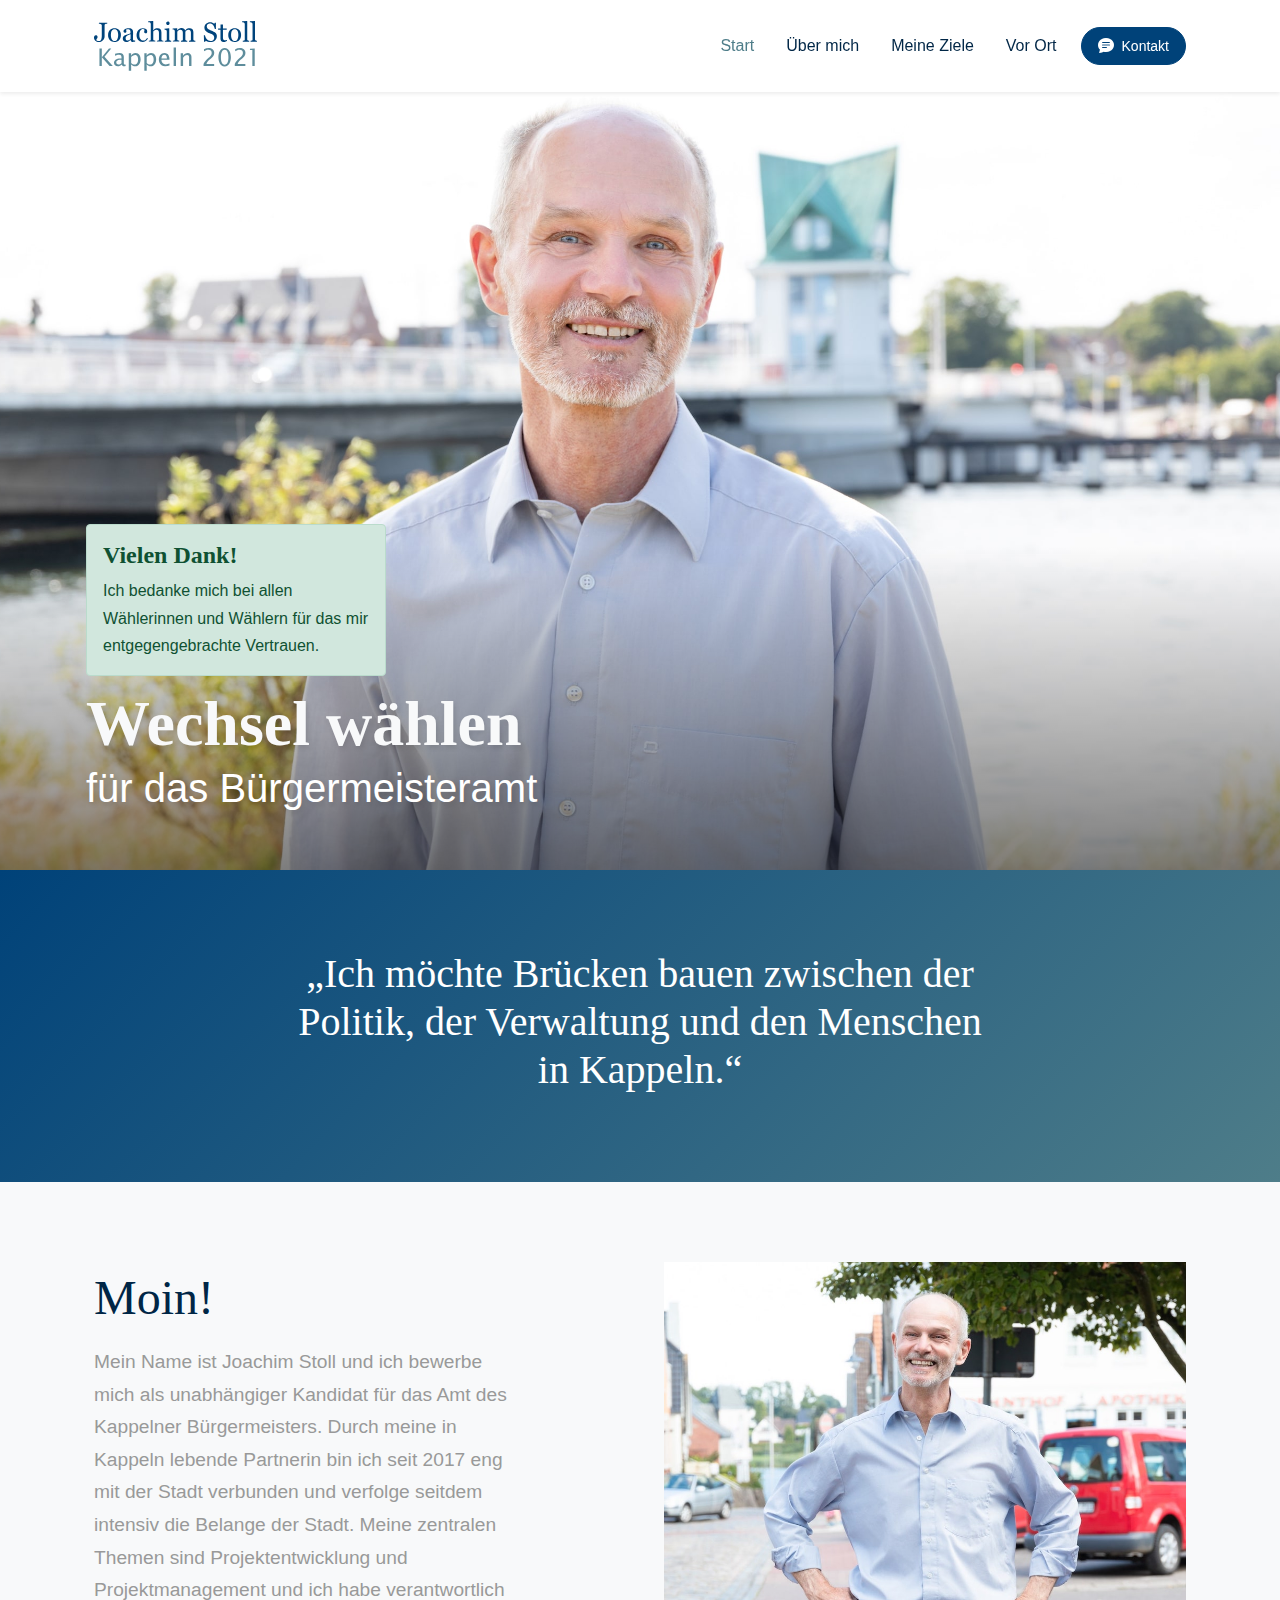
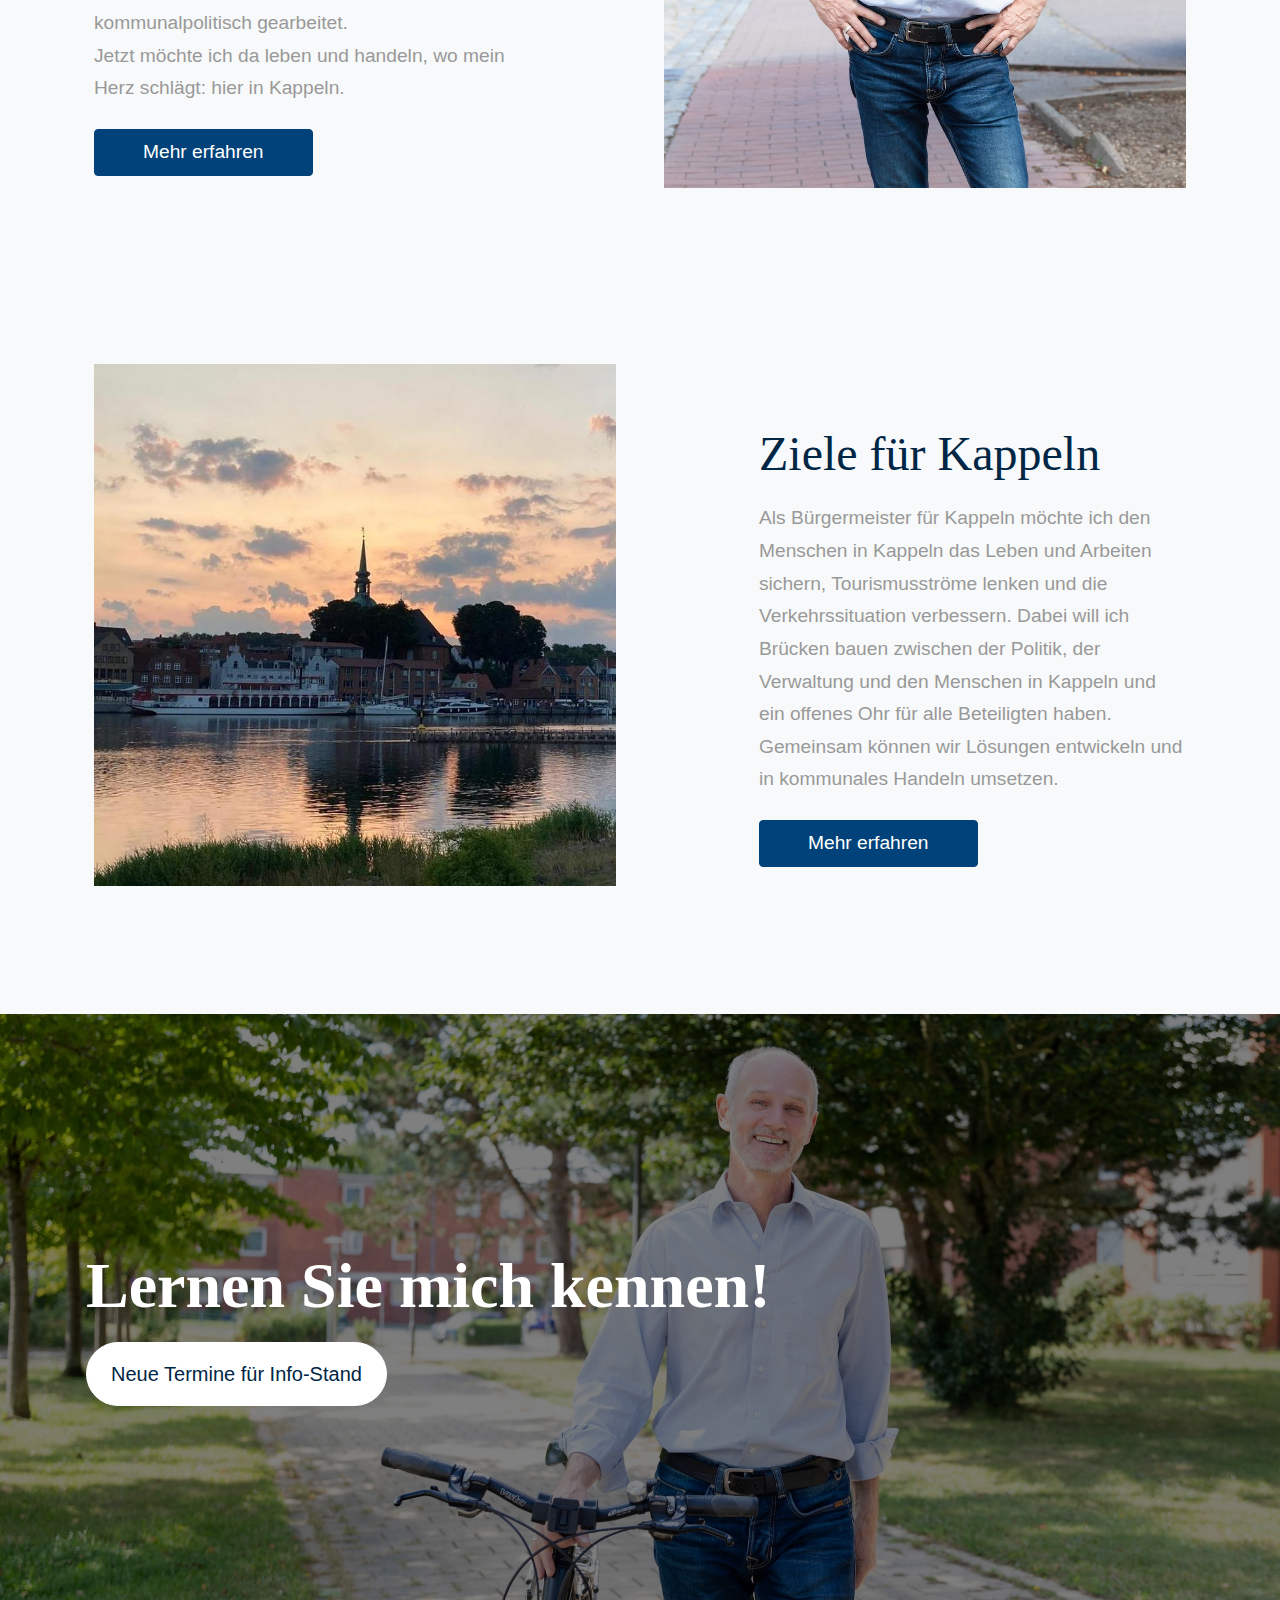
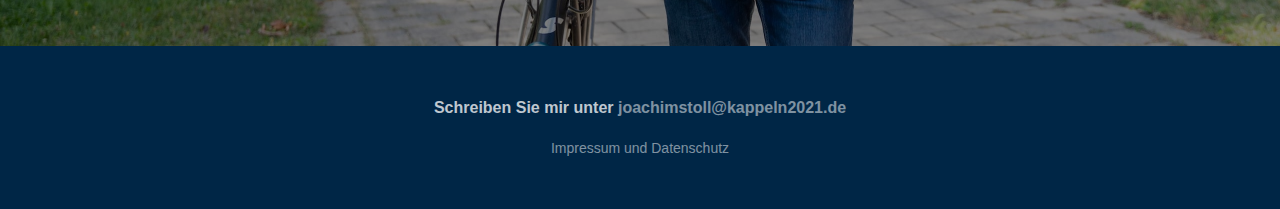
<file: index.html>
<!DOCTYPE html>
<html lang="en">
    <head>
        <meta charset="utf-8" />
        <meta name="viewport" content="width=device-width, initial-scale=1, shrink-to-fit=no" />
        <meta name="description" content="Ich möchte Brücken bauen zwischen der Politik, der Verwaltung und den Menschen in Kappeln." />
        <meta name="author" content="" />
        <title>Joachim Stoll | Kappeln 2021</title>
        <link rel="icon" type="image/x-icon" href="assets/favicon.ico" />
        <!-- Bootstrap icons-->
        <link href="https://cdn.jsdelivr.net/npm/bootstrap-icons@1.5.0/font/bootstrap-icons.css" rel="stylesheet" />
        <!-- Core theme CSS (includes Bootstrap)-->
        <link href="css/styles.css" rel="stylesheet" />
        <link href="css/custom.css" rel="stylesheet" />
    </head>
    <body id="page-top">
        <nav class="navbar navbar-expand-lg navbar-light fixed-top shadow-sm" id="mainNav">
            <div class="container px-4">
                <a class="navbar-brand fw-bold" href="/"><img height="50" src="assets/logo.svg" alt="Kappeln2021" /></a>
                <button class="navbar-toggler" type="button" data-bs-toggle="collapse" data-bs-target="#navbarResponsive" aria-controls="navbarResponsive" aria-expanded="false" aria-label="Toggle navigation">
                    Menü
                    <i class="bi-list"></i>
                </button>
                <div class="collapse navbar-collapse" id="navbarResponsive">
                    <ul class="navbar-nav ms-auto my-3 my-lg-0">
                        <li class="nav-item"><a class="nav-link active me-lg-3" href="/">Start</a></li>
                        <li class="nav-item"><a class="nav-link me-lg-3" href="/moin">Über mich</a></li>
                        <li class="nav-item"><a class="nav-link me-lg-3" href="/meine-ziele">Meine Ziele</a></li>
                        <li class="nav-item"><a class="nav-link me-lg-3" href="/vor-ort">Vor Ort</a></li>
                    </ul>
                    <!-- <a href="#" class="btn btn-secondary rounded-pill px-3 mb-2 mb-lg-0 me-2">
                        <span class="d-flex align-items-center">
                            <i class="bi-hand-thumbs-up-fill me-2"></i>
                            <span class="small">Unterstützen</span>
                        </span>
                    </a> -->
                    <a href="&#x6D;&#x61;&#x69;&#x6C;&#x74;&#x6F;&#x3A;&#x6A;&#x6F;&#x61;&#x63;&#x68;&#x69;&#x6D;&#x73;&#x74;&#x6F;&#x6C;&#x6C;&#x40;&#x6B;&#x61;&#x70;&#x70;&#x65;&#x6C;&#x6E;&#x32;&#x30;&#x32;&#x31;&#x2E;&#x64;&#x65;&#x3F;&#x73;&#x75;&#x62;&#x6A;&#x65;&#x63;&#x74;&#x3D;&#x42;&#x25;&#x43;&#x33;&#x25;&#x42;&#x43;&#x72;&#x67;&#x65;&#x72;&#x6D;&#x65;&#x69;&#x73;&#x74;&#x65;&#x72;&#x77;&#x61;&#x68;&#x6C;&#x25;&#x32;&#x30;&#x4B;&#x61;&#x70;&#x70;&#x65;&#x6C;&#x6E;&#x25;&#x32;&#x30;&#x32;&#x30;&#x32;&#x31;" class="btn btn-primary rounded-pill px-3 mb-2 mb-lg-0">
                        <span class="d-flex align-items-center">
                            <i class="bi-chat-text-fill me-2"></i>
                            <span class="small">Kontakt</span>
                        </span>
                    </a>
                    <!-- <button class="btn btn-primary rounded-pill px-3 mb-2 mb-lg-0" data-bs-toggle="modal" data-bs-target="#feedbackModal"> -->
                </div>
            </div>
        </nav>
        <!-- Mashead header-->
        <header class="masthead pt-0 pb-0">
          <section class="bgimage--home bgimage ">
            <div class=" container ">
              <div class="row">
                <div class="mb-3 ms-lg-3 mt-2 mb-lg-0 ps-3 ps-md-0 text-start bg-content">
                  <div class="alert alert-success" role="alert">
                    <h4 class="alert-heading">Vielen Dank!</h4>
                    Ich bedanke mich bei allen Wählerinnen und Wählern für das mir entgegengebrachte Vertrauen.
                  </div>
                    <h1 class="display-2 lh-1 mb-1 mb-md-2 text-light">Wechsel wählen</h1>
                    <p class=" display-6 fw-normal mb-5 text-normal">für das Bürgermeisteramt</p>
                </div>
              </div>
            </div>
          </section>
        </header>
        <!-- Quote/testimonial aside-->
        <aside class="text-center bg-gradient-primary-to-secondary">
            <div class="container px-3">
                <div class="row gx-5 justify-content-center">
                    <div class="col-xl-8 col-12">
                        <div class="h2 fs-1 display-4 text-white">„Ich möchte Brücken bauen zwischen der Politik, der Verwaltung und den Menschen in Kappeln.“</div>
                    </div>
                </div>
            </div>
        </aside>

        <!-- Basic features section-->
        <section class="bg-light pb-0 pb-lg-5">
            <div class="container px-4 pb-0 pb-lg-5">
                <div class="row gx-5 align-items-center justify-content-center justify-content-lg-between">
                    <div class="col-12 col-lg-5">
                        <h2 class="display-4 lh-1 mb-4 text-primary">Moin!</h2>
                        <p class="lead fw-light text-muted mb-4">Mein Name ist Joachim Stoll und ich bewerbe mich als unabhängiger Kandidat für das Amt des Kappelner Bürgermeisters. Durch meine in Kappeln lebende Partnerin bin ich seit 2017 eng mit der Stadt verbunden und verfolge seitdem intensiv die Belange der Stadt. Meine zentralen Themen sind Projektentwicklung und Projektmanagement und ich habe verantwortlich kommunalpolitisch gearbeitet.<span class="lead fw-normal text-muted mb-4"> <br>Jetzt möchte ich da leben und handeln, wo mein Herz schlägt: hier in Kappeln.</span></p>
                  <a href="/moin" class="btn btn-primary px-5 pt-2 pb-2 mb-lg-0 mb-5">
                      <span class="d-flex align-items-center">
                          <span class="lead">Mehr erfahren</span>
                      </span>
                  </a>
                    </div>
                    <div class="col-12 col-lg-6">
                        <a href="/moin" class="px-lg-0 px-0"><img class="img-fluid" src="/assets/img/hüfte-hoch.jpeg" alt="..." /></a>
                    </div>
                </div>
            </div>
        </section>

        <!-- Basic features section-->
        <section class="bg-light">
            <div class="container px-4">
                <div class="row gx-5 align-items-center justify-content-center justify-content-lg-between">
                    <div class="col-lg-6 col-12 mb-5 order-last order-lg-first">
                        <a href="/meine-ziele" class="px-0 px-lg-0"><img class="img-fluid" src="/assets/img/city-hoch.jpeg" alt="..." /></a>
                    </div>
                    <div class="col-12 col-lg-5">
                        <h2 class="display-4 lh-1 mb-4 text-primary">Ziele für Kappeln</h2>
                        <p class="lead fw-light text-muted mb-4">Als Bürgermeister für Kappeln möchte ich den Menschen in Kappeln das Leben und Arbeiten sichern, Tourismusströme lenken und die Verkehrssituation verbessern. Dabei will ich Brücken bauen zwischen der Politik, der Verwaltung
und den Menschen in Kappeln und ein offenes Ohr für alle Beteiligten haben. <span class="lead fw-normal text-muted mb-4">Gemeinsam können wir Lösungen entwickeln und in kommunales Handeln umsetzen.</span></p>
                        <a href="/meine-ziele" class="btn btn-primary px-5 pt-2 pb-2 mb-lg-0 mb-5">
                            <span class="d-flex align-items-center">
                                <span class="lead">Mehr erfahren</span>
                            </span>
                        </a>
                    </div>
                </div>
            </div>
        </section>


        <!-- Call to action section-->
        <section class="cta">
            <div class="cta-content">
                <div class="container px-3 text-center text-md-start ">
                    <h2 class="text-white display-2 lh-1 mb-4">
                        Lernen Sie mich kennen!
                    </h2>
                    <div class="d-flex flex-column flex-md-row">
                    <a class="btn btn-light py-3 px-4 mr-0 me-md-2 mb-3 mb-md-0 rounded-pill fs-5" href="/vor-ort#info-stand">Neue Termine für Info-Stand</a>
                    </div>
                </div>
            </div>
        </section>

        <!-- Footer-->
        <footer class="bg-primary text-center py-5">
          <div class="container">
            <p class="text-white text-opacity-75 fw-bold">Schreiben Sie mir unter <a href="&#x6D;&#x61;&#x69;&#x6C;&#x74;&#x6F;&#x3A;&#x6A;&#x6F;&#x61;&#x63;&#x68;&#x69;&#x6D;&#x73;&#x74;&#x6F;&#x6C;&#x6C;&#x40;&#x6B;&#x61;&#x70;&#x70;&#x65;&#x6C;&#x6E;&#x32;&#x30;&#x32;&#x31;&#x2E;&#x64;&#x65;&#x3F;&#x73;&#x75;&#x62;&#x6A;&#x65;&#x63;&#x74;&#x3D;&#x42;&#x25;&#x43;&#x33;&#x25;&#x42;&#x43;&#x72;&#x67;&#x65;&#x72;&#x6D;&#x65;&#x69;&#x73;&#x74;&#x65;&#x72;&#x77;&#x61;&#x68;&#x6C;&#x25;&#x32;&#x30;&#x4B;&#x61;&#x70;&#x70;&#x65;&#x6C;&#x6E;&#x25;&#x32;&#x30;&#x32;&#x30;&#x32;&#x31;">&#x6A;&#x6F;&#x61;&#x63;&#x68;&#x69;&#x6D;&#x73;&#x74;&#x6F;&#x6C;&#x6C;&#x40;&#x6B;&#x61;&#x70;&#x70;&#x65;&#x6C;&#x6E;&#x32;&#x30;&#x32;&#x31;&#x2E;&#x64;&#x65;</a></p>

          </div>
            <div class="container px-4">
                <div class="text-white-50 small">
                    <a href="/impressum-datenschutz">Impressum und Datenschutz</a>
                </div>
            </div>
        </footer>

        <!-- Bootstrap core JS-->
        <script src="https://cdn.jsdelivr.net/npm/bootstrap@5.1.0/dist/js/bootstrap.bundle.min.js"></script>
        <!-- Core theme JS-->
        <script src="js/scripts.js"></script>
    </body>
</html>
</file>
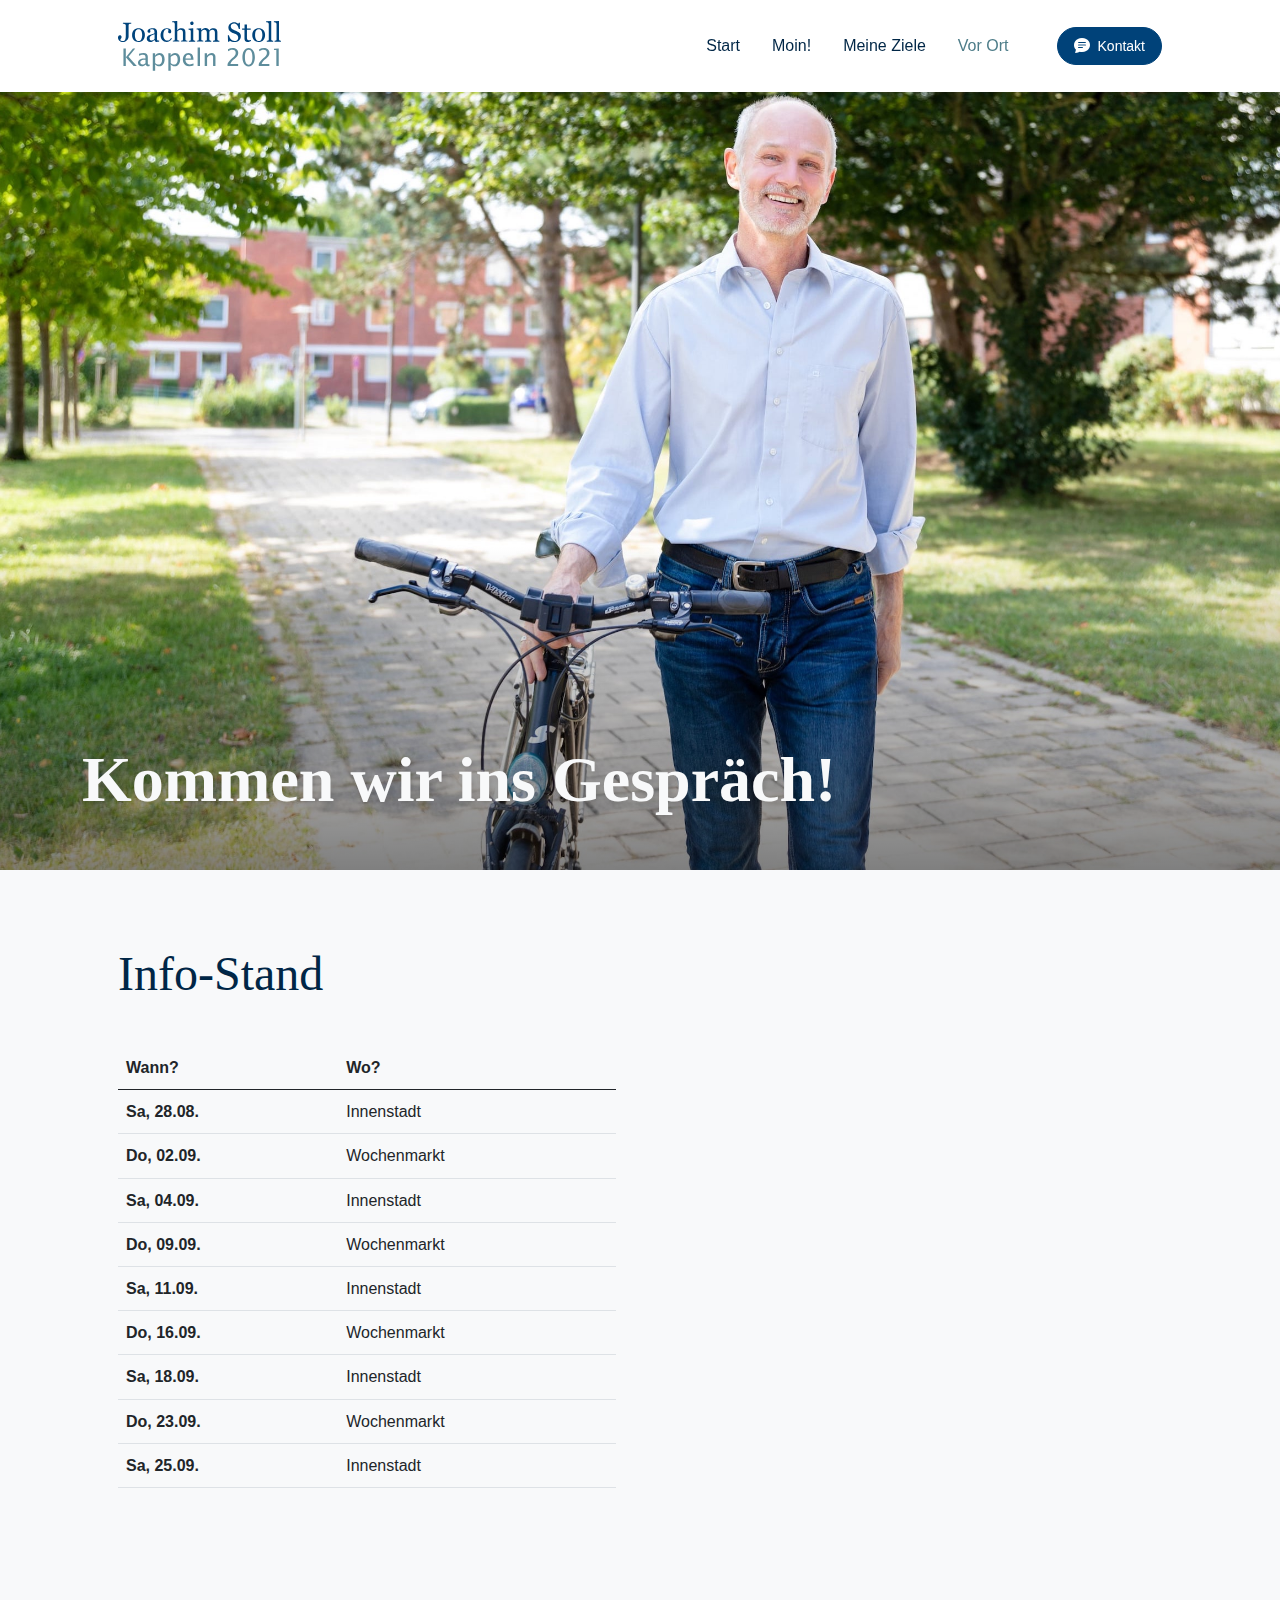
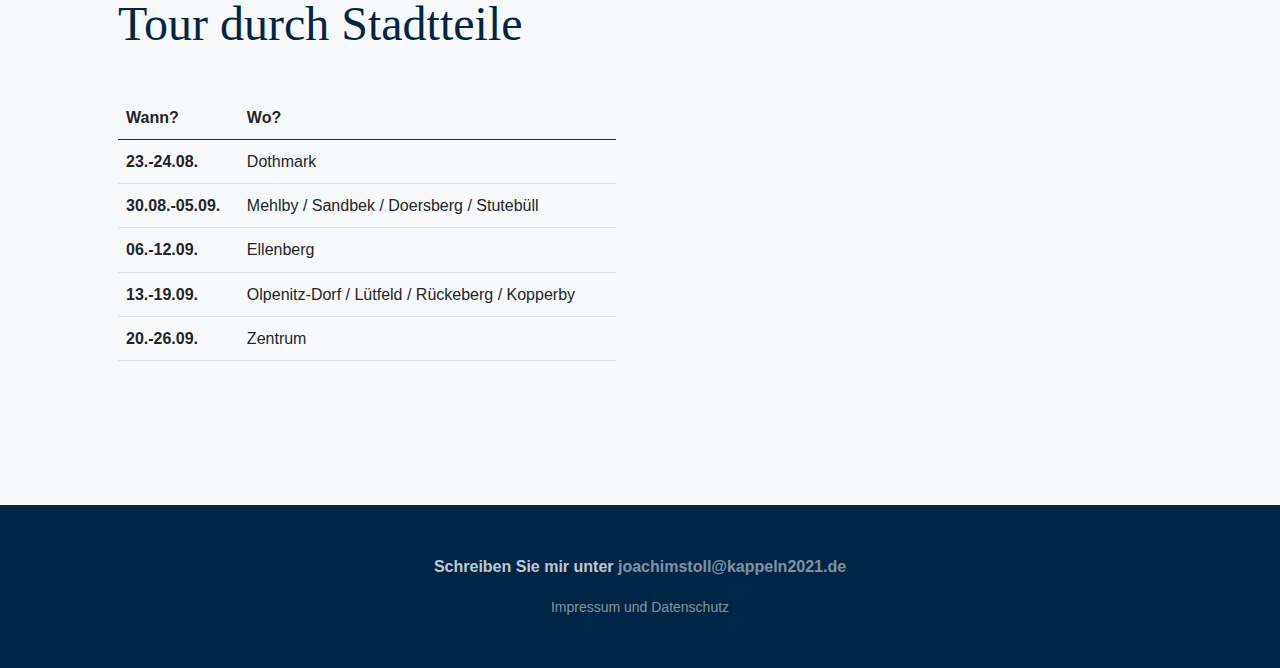
<file: events.html>
<!DOCTYPE html>
<html lang="en">
    <head>
        <meta charset="utf-8" />
        <meta name="viewport" content="width=device-width, initial-scale=1, shrink-to-fit=no" />
        <meta name="description" content="" />
        <meta name="author" content="" />
        <title>Joachim Stoll | Kappeln 2021</title>
        <link rel="icon" type="image/x-icon" href="assets/favicon.ico" />
        <!-- Bootstrap icons-->
        <link href="https://cdn.jsdelivr.net/npm/bootstrap-icons@1.5.0/font/bootstrap-icons.css" rel="stylesheet" />
        <!-- Core theme CSS (includes Bootstrap)-->
        <link href="css/styles.css" rel="stylesheet" />
        <link href="css/custom.css" rel="stylesheet" />
    </head>
    <body id="page-top">
        <!-- Navigation-->
        <nav class="navbar navbar-expand-lg navbar-light fixed-top shadow-sm" id="mainNav">
            <div class="container px-5">
                <a class="navbar-brand fw-bold" href="/index.html"><img height="50" src="assets/logo.svg" alt="Kappeln2021" /></a>
                <button class="navbar-toggler" type="button" data-bs-toggle="collapse" data-bs-target="#navbarResponsive" aria-controls="navbarResponsive" aria-expanded="false" aria-label="Toggle navigation">
                    Menü
                    <i class="bi-list"></i>
                </button>
                <div class="collapse navbar-collapse" id="navbarResponsive">
                    <ul class="navbar-nav ms-auto me-4 my-3 my-lg-0">
                        <li class="nav-item"><a class="nav-link me-lg-3" href="/index.html">Start</a></li>
                        <li class="nav-item"><a class="nav-link me-lg-3" href="/about.html">Moin!</a></li>
                        <li class="nav-item"><a class="nav-link me-lg-3" href="/ziele.html">Meine Ziele</a></li>
                        <li class="nav-item"><a class="nav-link active me-lg-3" href="/events.html">Vor Ort</a></li>
                    </ul>
                    <!-- <a href="#" class="btn btn-secondary rounded-pill px-3 mb-2 mb-lg-0 me-2">
                        <span class="d-flex align-items-center">
                            <i class="bi-hand-thumbs-up-fill me-2"></i>
                            <span class="small">Unterstützen</span>
                        </span>
                    </a> -->
                    <a href="&#x6D;&#x61;&#x69;&#x6C;&#x74;&#x6F;&#x3A;&#x6A;&#x6F;&#x61;&#x63;&#x68;&#x69;&#x6D;&#x73;&#x74;&#x6F;&#x6C;&#x6C;&#x40;&#x6B;&#x61;&#x70;&#x70;&#x65;&#x6C;&#x6E;&#x32;&#x30;&#x32;&#x31;&#x2E;&#x64;&#x65;&#x3F;&#x73;&#x75;&#x62;&#x6A;&#x65;&#x63;&#x74;&#x3D;&#x42;&#x25;&#x43;&#x33;&#x25;&#x42;&#x43;&#x72;&#x67;&#x65;&#x72;&#x6D;&#x65;&#x69;&#x73;&#x74;&#x65;&#x72;&#x77;&#x61;&#x68;&#x6C;&#x25;&#x32;&#x30;&#x4B;&#x61;&#x70;&#x70;&#x65;&#x6C;&#x6E;&#x25;&#x32;&#x30;&#x32;&#x30;&#x32;&#x31;" class="btn btn-primary rounded-pill px-3 mb-2 mb-lg-0">
                        <span class="d-flex align-items-center">
                            <i class="bi-chat-text-fill me-2"></i>
                            <span class="small">Kontakt</span>
                        </span>
                    </a>
                    <!-- <button class="btn btn-primary rounded-pill px-3 mb-2 mb-lg-0" data-bs-toggle="modal" data-bs-target="#feedbackModal"> -->
                </div>
            </div>
        </nav>
        <!-- Mashead header-->
        <header class="masthead pt-0 pb-0">
          <section class="bgimage bgimage--events">
            <div class=" container ">
              <div class="row">
                <div class="mb-5 mt-2 mb-lg-0 text-center text-lg-start bg-content">
                    <h1 class="display-2 lh-1 mb-5 text-light">Kommen wir ins Gespräch!</h1>
                </div>
              </div>
            </div>
          </section>
        </header>
        <!-- Quote/testimonial aside-->
        <!-- <aside class="text-center bg-gradient-primary-to-secondary">
            <div class="container px-5">
                <div class="row gx-5 justify-content-center">
                    <div class="col-xl-8">
                        <div class="h2 fs-1 text-white">"Cras eget pellentesque massa, vel suscipit dolor. Proin convallis diam odio."</div>
                    </div>
                </div>
            </div>
        </aside> -->

        <!-- Einführung-->
        <section class="bg-light pb-3">
            <div class="container px-5">
                <div class="row gx-5 align-items-center justify-content-center justify-content-lg-between">
                    <div class="col-12 col-md-12 col-lg-6">
                        <h2 class="display-4 lh-1 mb-5 text-primary" id="info-stand">Info-Stand</h2>
                        <table class="table">
                        <thead>
                          <tr>
                            <th scope="col">Wann?</th>
                            <th scope="col">Wo?</th>

                          </tr>
                        </thead>
                        <tbody>
                          <tr>
                            <th scope="row">Sa, 28.08.</th>
                            <td>Innenstadt</td>
                          </tr>
                          <tr>
                            <th scope="row">Do, 02.09.</th>
                            <td>Wochenmarkt</td>
                          </tr>
                          <tr>
                            <th scope="row">Sa, 04.09.</th>
                            <td>Innenstadt</td>
                          </tr>
                          <tr>
                            <th scope="row">Do, 09.09.</th>
                            <td>Wochenmarkt</td>
                          </tr>
                          <tr>
                            <th scope="row">Sa, 11.09.</th>
                            <td>Innenstadt</td>
                          </tr>
                          <tr>
                            <th scope="row">Do, 16.09.</th>
                            <td>Wochenmarkt</td>
                          </tr>
                          <tr>
                            <th scope="row">Sa, 18.09.</th>
                            <td>Innenstadt</td>
                          </tr>
                          <tr>
                            <th scope="row">Do, 23.09.</th>
                            <td>Wochenmarkt</td>
                          </tr>
                          <tr>
                            <th scope="row">Sa, 25.09.</th>
                            <td>Innenstadt</td>
                          </tr>
                        </tbody>
                        </table>

                </div>
                <!-- <div class="col-12 col-lg-6 mb-5">
                    <div class="px-lg-4 px-0"><img class="img-fluid" src="https://source.unsplash.com/u8Jn2rzYIps/900x900" alt="..." /></div>
                </div> -->
            </div>
        </section>

        <section class="bg-light">
            <div class="container px-5 pb-0 pb-lg-5">
                <div class="row gx-5 align-items-center justify-content-center justify-content-lg-between">
                    <div class="col-12 col-md-12 col-lg-6">
                        <h2 class="display-4 lh-1 mb-5 text-primary" id="tour">Tour durch Stadtteile</h2>
                        <table class="table">
                        <thead>
                          <tr>
                            <th scope="col">Wann?</th>
                            <th scope="col">Wo?</th>
                          </tr>
                        </thead>
                        <tbody>
                          <tr>
                            <th scope="row">23.-24.08.</th>
                            <td>Dothmark</td>
                          </tr>
                          <tr>
                            <th scope="row">30.08.-05.09.</th>
                            <td>Mehlby / Sandbek / Doersberg / Stutebüll</td>
                          </tr>
                          <tr>
                            <th scope="row">06.-12.09.</th>
                            <td>Ellenberg</td>
                          </tr>
                          <tr>
                            <th scope="row">13.-19.09.</th>
                            <td>Olpenitz-Dorf / Lütfeld / Rückeberg / Kopperby</td>
                          </tr>
                          <tr>
                            <th scope="row">20.-26.09.</th>
                            <td>Zentrum </td>
                          </tr>
                        </tbody>
                        </table>
                </div>
                <!-- <div class="col-12 col-lg-6 mb-5">
                    <div class="px-lg-4 px-0"><img class="img-fluid" src="https://source.unsplash.com/u8Jn2rzYIps/900x900" alt="..." /></div>
                </div> -->
            </div>
        </section>

        <!-- Footer-->
        <footer class="bg-primary text-center py-5">
          <div class="container">
            <p class="text-white text-opacity-75 fw-bold">Schreiben Sie mir unter <a href="&#x6D;&#x61;&#x69;&#x6C;&#x74;&#x6F;&#x3A;&#x6A;&#x6F;&#x61;&#x63;&#x68;&#x69;&#x6D;&#x73;&#x74;&#x6F;&#x6C;&#x6C;&#x40;&#x6B;&#x61;&#x70;&#x70;&#x65;&#x6C;&#x6E;&#x32;&#x30;&#x32;&#x31;&#x2E;&#x64;&#x65;&#x3F;&#x73;&#x75;&#x62;&#x6A;&#x65;&#x63;&#x74;&#x3D;&#x42;&#x25;&#x43;&#x33;&#x25;&#x42;&#x43;&#x72;&#x67;&#x65;&#x72;&#x6D;&#x65;&#x69;&#x73;&#x74;&#x65;&#x72;&#x77;&#x61;&#x68;&#x6C;&#x25;&#x32;&#x30;&#x4B;&#x61;&#x70;&#x70;&#x65;&#x6C;&#x6E;&#x25;&#x32;&#x30;&#x32;&#x30;&#x32;&#x31;">&#x6A;&#x6F;&#x61;&#x63;&#x68;&#x69;&#x6D;&#x73;&#x74;&#x6F;&#x6C;&#x6C;&#x40;&#x6B;&#x61;&#x70;&#x70;&#x65;&#x6C;&#x6E;&#x32;&#x30;&#x32;&#x31;&#x2E;&#x64;&#x65;</a></p>

          </div>
            <div class="container px-5">
                <div class="text-white-50 small">
                    <a href="/impressum.html">Impressum und Datenschutz</a>

                </div>
            </div>
        </footer>

        <!-- Bootstrap core JS-->
        <script src="https://cdn.jsdelivr.net/npm/bootstrap@5.1.0/dist/js/bootstrap.bundle.min.js"></script>
        <!-- Core theme JS-->
        <script src="js/scripts.js"></script>
        <!-- * * * * * * * * * * * * * * * * * * * * * * * * * * * * * * * * * * * * * * * *-->
        <!-- * *                               SB Forms JS                               * *-->
        <!-- * * Activate your form at https://startbootstrap.com/solution/contact-forms * *-->
        <!-- * * * * * * * * * * * * * * * * * * * * * * * * * * * * * * * * * * * * * * * *-->

    </body>
</html>
</file>
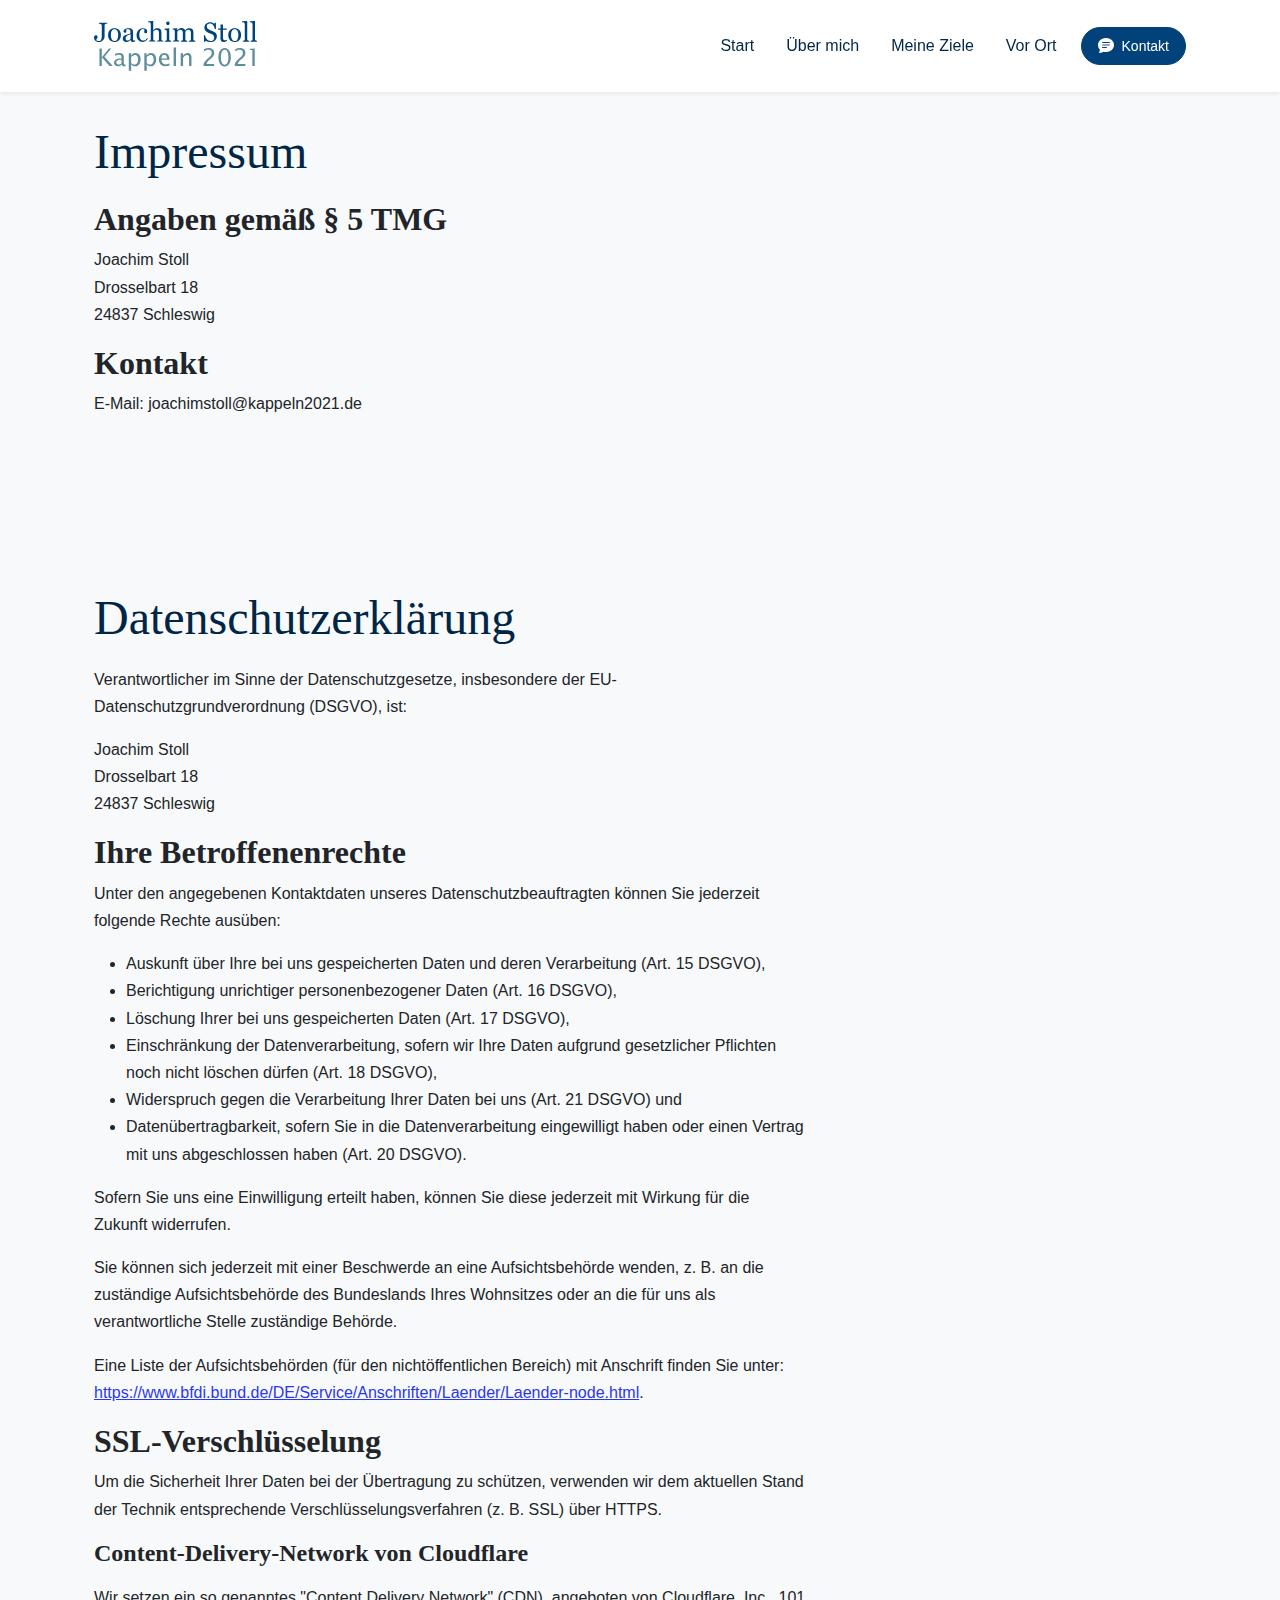
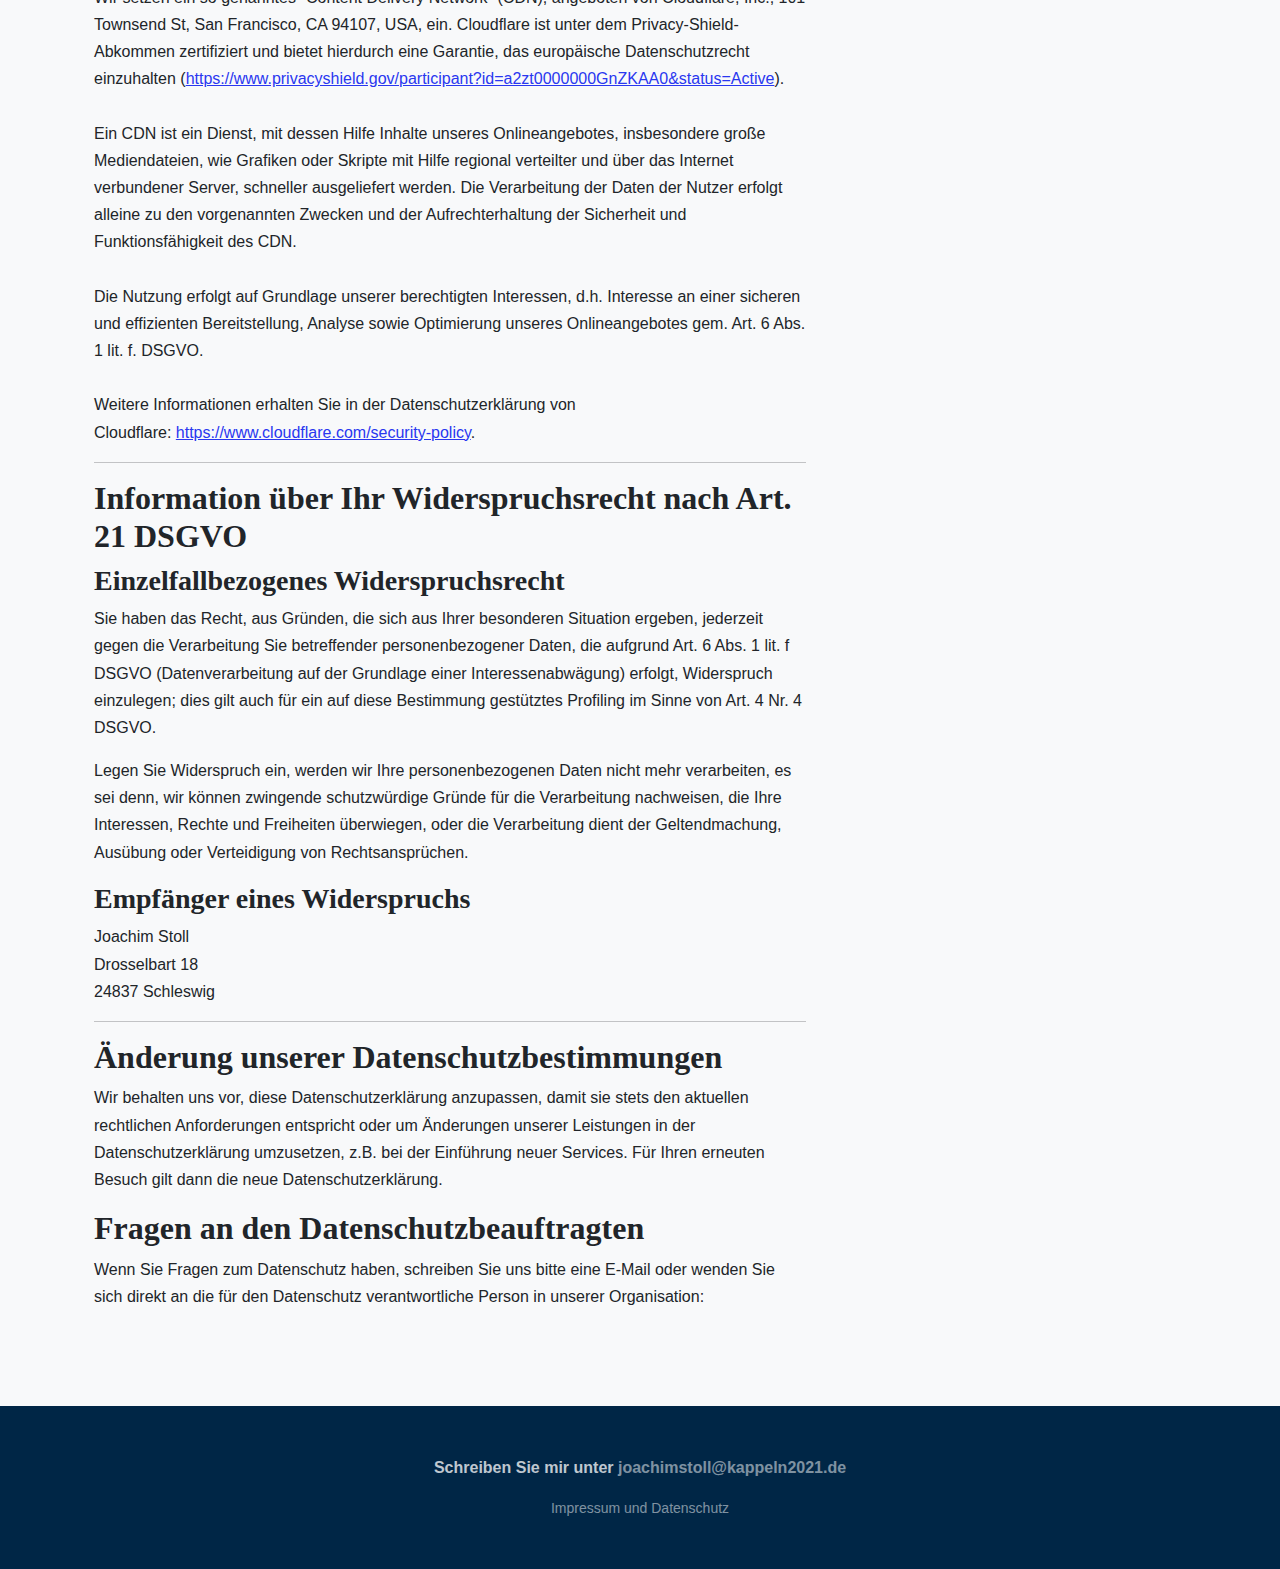
<file: impressum-datenschutz.html>
<!DOCTYPE html>
<html lang="en">
    <head>
        <meta charset="utf-8" />
        <meta name="viewport" content="width=device-width, initial-scale=1, shrink-to-fit=no" />
        <meta name="description" content="" />
        <meta name="author" content="" />
        <title>Joachim Stoll | Impressum und Datenschutz</title>
        <meta name="robots" content="noindex,nofollow">
        <link rel="icon" type="image/x-icon" href="assets/favicon.ico" />
        <!-- Bootstrap icons-->
        <link href="https://cdn.jsdelivr.net/npm/bootstrap-icons@1.5.0/font/bootstrap-icons.css" rel="stylesheet" />
        <!-- Core theme CSS (includes Bootstrap)-->
        <link href="css/styles.css" rel="stylesheet" />
        <link href="css/custom.css" rel="stylesheet" />
    </head>
    <body id="page-top">
        <!-- Navigation-->
        <nav class="navbar navbar-expand-lg navbar-light fixed-top shadow-sm" id="mainNav">
            <div class="container px-4">
                <a class="navbar-brand fw-bold" href="/"><img height="50" src="assets/logo.svg" alt="Kappeln2021" /></a>
                <button class="navbar-toggler" type="button" data-bs-toggle="collapse" data-bs-target="#navbarResponsive" aria-controls="navbarResponsive" aria-expanded="false" aria-label="Toggle navigation">
                    Menü
                    <i class="bi-list"></i>
                </button>
                <div class="collapse navbar-collapse" id="navbarResponsive">
                    <ul class="navbar-nav ms-auto my-3 my-lg-0">
                        <li class="nav-item"><a class="nav-link me-lg-3" href="/">Start</a></li>
                        <li class="nav-item"><a class="nav-link me-lg-3" href="/moin">Über mich</a></li>
                        <li class="nav-item"><a class="nav-link me-lg-3" href="/meine-ziele">Meine Ziele</a></li>
                        <li class="nav-item"><a class="nav-link  me-lg-3" href="/vor-ort">Vor Ort</a></li>
                    </ul>
                    <!-- <a href="#" class="btn btn-secondary rounded-pill px-3 mb-2 mb-lg-0 me-2">
                        <span class="d-flex align-items-center">
                            <i class="bi-hand-thumbs-up-fill me-2"></i>
                            <span class="small">Unterstützen</span>
                        </span>
                    </a> -->
                    <a href="&#x6D;&#x61;&#x69;&#x6C;&#x74;&#x6F;&#x3A;&#x6A;&#x6F;&#x61;&#x63;&#x68;&#x69;&#x6D;&#x73;&#x74;&#x6F;&#x6C;&#x6C;&#x40;&#x6B;&#x61;&#x70;&#x70;&#x65;&#x6C;&#x6E;&#x32;&#x30;&#x32;&#x31;&#x2E;&#x64;&#x65;&#x3F;&#x73;&#x75;&#x62;&#x6A;&#x65;&#x63;&#x74;&#x3D;&#x42;&#x25;&#x43;&#x33;&#x25;&#x42;&#x43;&#x72;&#x67;&#x65;&#x72;&#x6D;&#x65;&#x69;&#x73;&#x74;&#x65;&#x72;&#x77;&#x61;&#x68;&#x6C;&#x25;&#x32;&#x30;&#x4B;&#x61;&#x70;&#x70;&#x65;&#x6C;&#x6E;&#x25;&#x32;&#x30;&#x32;&#x30;&#x32;&#x31;" class="btn btn-primary rounded-pill px-3 mb-2 mb-lg-0">
                        <span class="d-flex align-items-center">
                            <i class="bi-chat-text-fill me-2"></i>
                            <span class="small">Kontakt</span>
                        </span>
                    </a>
                    <!-- <button class="btn btn-primary rounded-pill px-3 mb-2 mb-lg-0" data-bs-toggle="modal" data-bs-target="#feedbackModal"> -->
                </div>
            </div>
        </nav>
        <!-- Mashead header-->
        <section class="bg-light mt-5">
            <div class="container px-4">
                <div class="row gx-5 align-items-center justify-content-center justify-content-lg-between">
                    <!-- <div class="col-lg-6 col-sm-12 mb-5 order-last order-lg-first">
                        <div class="px-0 px-lg-5"><img class="img-fluid" src="https://source.unsplash.com/u8Jn2rzYIps/900x900" alt="..." /></div>
                    </div> -->
                    <div class="col-12 col-lg-8">
                        <h1 class="display-4 lh-1 mb-4 text-primary">Impressum</h1>
                        <p class="lead fw-light text-muted mb-4">
                          <h2>Angaben gem&auml;&szlig; &sect; 5 TMG</h2>
  <p>Joachim Stoll<br />
  Drosselbart 18<br />
  24837 Schleswig</p>

  <h2>Kontakt</h2>
  <!-- <p>Telefon: &#91;Telefonnummer&#93;<br /> -->
  E-Mail: joachimstoll@kappeln2021.de</p></p>
                    </div>
                </div>
            </div>
        </section>

        <section class="bg-light">
            <div class="container px-4">
                <div class="row gx-5 align-items-center justify-content-center justify-content-lg-between">
                    <!-- <div class="col-lg-6 col-sm-12 mb-5 order-last order-lg-first">
                        <div class="px-0 px-lg-5"><img class="img-fluid" src="https://source.unsplash.com/u8Jn2rzYIps/900x900" alt="..." /></div>
                    </div> -->
                    <div class="col-12 col-lg-8">
                        <h1 class="display-4 lh-1 mb-4 text-primary">Datenschutzerklärung</h1>
                        <p class="lead fw-light text-muted mb-4"><p>Verantwortlicher im Sinne der Datenschutzgesetze, insbesondere der EU-Datenschutzgrundverordnung (DSGVO), ist:</p>
                        <p>Joachim Stoll<br />
                        Drosselbart 18<br />
                        24837 Schleswig</p>
                        <h2>Ihre Betroffenenrechte</h2>
                        <p>Unter den angegebenen Kontaktdaten unseres Datenschutzbeauftragten können Sie jederzeit folgende Rechte ausüben:</p>
                        <ul>
                        <li>Auskunft über Ihre bei uns gespeicherten Daten und deren Verarbeitung (Art. 15 DSGVO),</li>
                        <li>Berichtigung unrichtiger personenbezogener Daten (Art. 16 DSGVO),</li>
                        <li>Löschung Ihrer bei uns gespeicherten Daten (Art. 17 DSGVO),</li>
                        <li>Einschränkung der Datenverarbeitung, sofern wir Ihre Daten aufgrund gesetzlicher Pflichten noch nicht löschen dürfen (Art. 18 DSGVO),</li>
                        <li>Widerspruch gegen die Verarbeitung Ihrer Daten bei uns (Art. 21 DSGVO) und</li>
                        <li>Datenübertragbarkeit, sofern Sie in die Datenverarbeitung eingewilligt haben oder einen Vertrag mit uns abgeschlossen haben (Art. 20 DSGVO).</li>
                        </ul>
                        <p>Sofern Sie uns eine Einwilligung erteilt haben, können Sie diese jederzeit mit Wirkung für die Zukunft widerrufen.</p>
                        <p>Sie können sich jederzeit mit einer Beschwerde an eine Aufsichtsbehörde wenden, z. B. an die zuständige Aufsichtsbehörde des Bundeslands Ihres Wohnsitzes oder an die für uns als verantwortliche Stelle zuständige Behörde.</p>
                        <p>Eine Liste der Aufsichtsbehörden (für den nichtöffentlichen Bereich) mit Anschrift finden Sie unter: <a href="https://www.bfdi.bund.de/DE/Service/Anschriften/Laender/Laender-node.html" target="_blank" rel="noopener nofollow">https://www.bfdi.bund.de/DE/Service/Anschriften/Laender/Laender-node.html</a>.</p>
                        <p></p><h2>SSL-Verschlüsselung</h2>
                        <p>Um die Sicherheit Ihrer Daten bei der Übertragung zu schützen, verwenden wir dem aktuellen Stand der Technik entsprechende Verschlüsselungsverfahren (z. B. SSL) über HTTPS.</p>
                        <p>

                          <h4 id="dsg-cdn-cloudflare">Content-Delivery-Network von Cloudflare</h4><p></p><p><span class="ts-muster-content">Wir setzen ein so genanntes "Content Delivery Network" (CDN), angeboten von Cloudflare, Inc., 101 Townsend St, San Francisco, CA 94107, USA, ein. Cloudflare ist unter dem Privacy-Shield-Abkommen zertifiziert und bietet hierdurch eine Garantie, das europäische Datenschutzrecht einzuhalten (<a target="_blank" href="https://www.privacyshield.gov/participant?id=a2zt0000000GnZKAA0&amp;status=Active">https://www.privacyshield.gov/participant?id=a2zt0000000GnZKAA0&amp;status=Active</a>).<br>
                          <br>
                          Ein CDN ist ein Dienst, mit dessen Hilfe Inhalte unseres Onlineangebotes, insbesondere große Mediendateien, wie Grafiken oder Skripte mit Hilfe regional verteilter und über das Internet verbundener Server, schneller ausgeliefert werden. Die Verarbeitung der Daten der Nutzer erfolgt alleine zu den vorgenannten Zwecken und der Aufrechterhaltung der Sicherheit und Funktionsfähigkeit des CDN.<br>
                          <br>
                          Die Nutzung erfolgt auf Grundlage unserer berechtigten Interessen, d.h. Interesse an einer sicheren und effizienten Bereitstellung, Analyse sowie Optimierung unseres Onlineangebotes gem. Art. 6 Abs. 1 lit. f. DSGVO. <br>
                          <br>
                          Weitere Informationen erhalten Sie in der Datenschutzerklärung von Cloudflare:&nbsp;<a target="_blank" href="https://www.cloudflare.com/security-policy">https://www.cloudflare.com/security-policy</a>.</span></p></p><hr>
                        <h2>Information über Ihr Widerspruchsrecht nach Art. 21 DSGVO</h2>
                        <h3>Einzelfallbezogenes Widerspruchsrecht</h3>
                        <p>Sie haben das Recht, aus Gründen, die sich aus Ihrer besonderen Situation ergeben, jederzeit gegen die Verarbeitung Sie betreffender personenbezogener Daten, die aufgrund Art. 6 Abs. 1 lit. f DSGVO (Datenverarbeitung auf der Grundlage einer Interessenabwägung) erfolgt, Widerspruch einzulegen; dies gilt auch für ein auf diese Bestimmung gestütztes Profiling im Sinne von Art. 4 Nr. 4 DSGVO.</p>
                        <p>Legen Sie Widerspruch ein, werden wir Ihre personenbezogenen Daten nicht mehr verarbeiten, es sei denn, wir können zwingende schutzwürdige Gründe für die Verarbeitung nachweisen, die Ihre Interessen, Rechte und Freiheiten überwiegen, oder die Verarbeitung dient der Geltendmachung, Ausübung oder Verteidigung von Rechtsansprüchen.</p>
                        <h3>Empfänger eines Widerspruchs</h3>
                        <p>Joachim Stoll<br />
                        Drosselbart 18<br />
                        24837 Schleswig</p>
                        <hr>
                        <h2>Änderung unserer Datenschutzbestimmungen</h2>
                        <p>Wir behalten uns vor, diese Datenschutzerklärung anzupassen, damit sie stets den aktuellen rechtlichen Anforderungen entspricht oder um Änderungen unserer Leistungen in der Datenschutzerklärung umzusetzen, z.B. bei der Einführung neuer Services. Für Ihren erneuten Besuch gilt dann die neue Datenschutzerklärung.</p>
                        <h2>Fragen an den Datenschutzbeauftragten</h2>
                        <p>Wenn Sie Fragen zum Datenschutz haben, schreiben Sie uns bitte eine E-Mail oder wenden Sie sich direkt an die für den Datenschutz verantwortliche Person in unserer Organisation:</p>
                        <p></p></p></p>
                    </div>
                </div>
            </div>
        </section>




        <!-- Footer-->
        <footer class="bg-primary text-center py-5">
          <div class="container">
            <p class="text-white text-opacity-75 fw-bold">Schreiben Sie mir unter <a href="&#x6D;&#x61;&#x69;&#x6C;&#x74;&#x6F;&#x3A;&#x6A;&#x6F;&#x61;&#x63;&#x68;&#x69;&#x6D;&#x73;&#x74;&#x6F;&#x6C;&#x6C;&#x40;&#x6B;&#x61;&#x70;&#x70;&#x65;&#x6C;&#x6E;&#x32;&#x30;&#x32;&#x31;&#x2E;&#x64;&#x65;&#x3F;&#x73;&#x75;&#x62;&#x6A;&#x65;&#x63;&#x74;&#x3D;&#x42;&#x25;&#x43;&#x33;&#x25;&#x42;&#x43;&#x72;&#x67;&#x65;&#x72;&#x6D;&#x65;&#x69;&#x73;&#x74;&#x65;&#x72;&#x77;&#x61;&#x68;&#x6C;&#x25;&#x32;&#x30;&#x4B;&#x61;&#x70;&#x70;&#x65;&#x6C;&#x6E;&#x25;&#x32;&#x30;&#x32;&#x30;&#x32;&#x31;">&#x6A;&#x6F;&#x61;&#x63;&#x68;&#x69;&#x6D;&#x73;&#x74;&#x6F;&#x6C;&#x6C;&#x40;&#x6B;&#x61;&#x70;&#x70;&#x65;&#x6C;&#x6E;&#x32;&#x30;&#x32;&#x31;&#x2E;&#x64;&#x65;</a></p>

          </div>
            <div class="container px-4">
                <div class="text-white-50 small">
                    <a href="/impressum-datenschutz">Impressum und Datenschutz</a>

                </div>
            </div>
        </footer>

        <!-- Bootstrap core JS-->
        <script src="https://cdn.jsdelivr.net/npm/bootstrap@5.1.0/dist/js/bootstrap.bundle.min.js"></script>
        <!-- Core theme JS-->
        <script src="js/scripts.js"></script>
        <!-- * * * * * * * * * * * * * * * * * * * * * * * * * * * * * * * * * * * * * * * *-->
        <!-- * *                               SB Forms JS                               * *-->
        <!-- * * Activate your form at https://startbootstrap.com/solution/contact-forms * *-->
        <!-- * * * * * * * * * * * * * * * * * * * * * * * * * * * * * * * * * * * * * * * *-->

    </body>
</html>
</file>
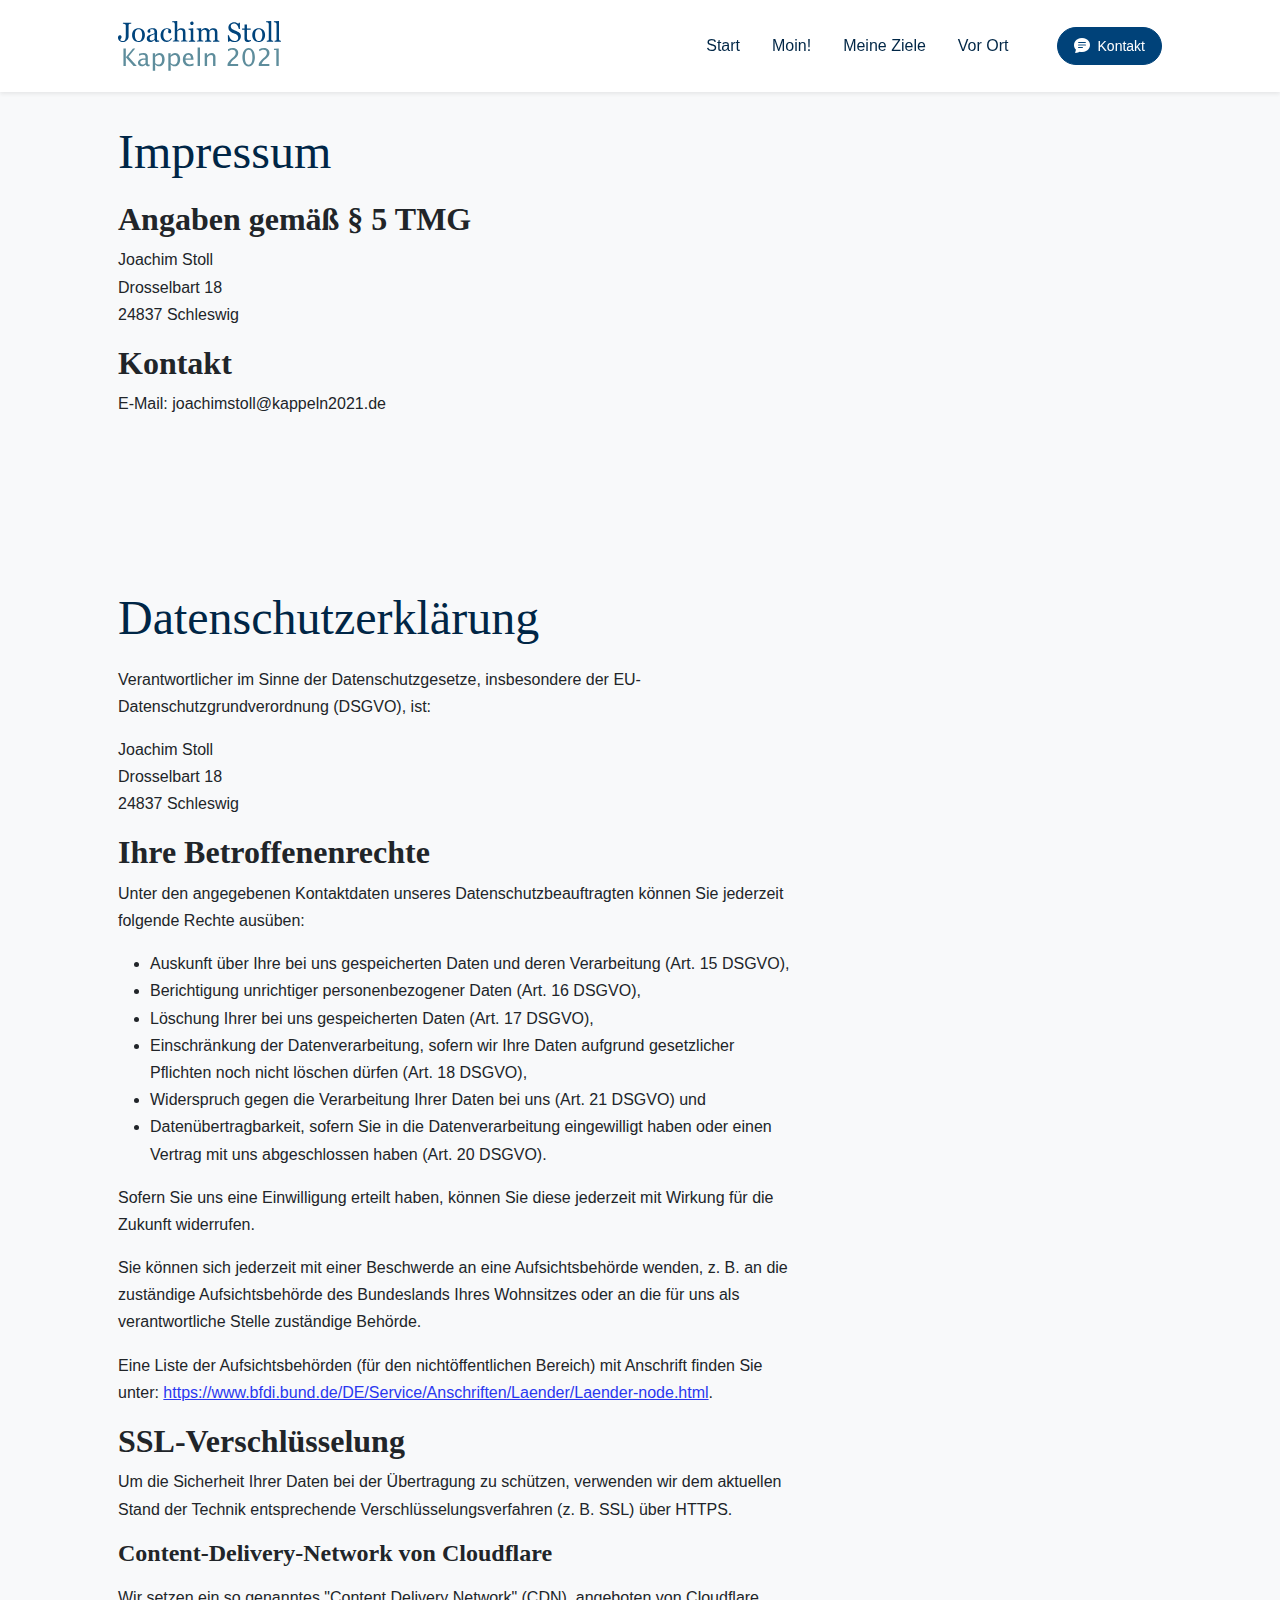
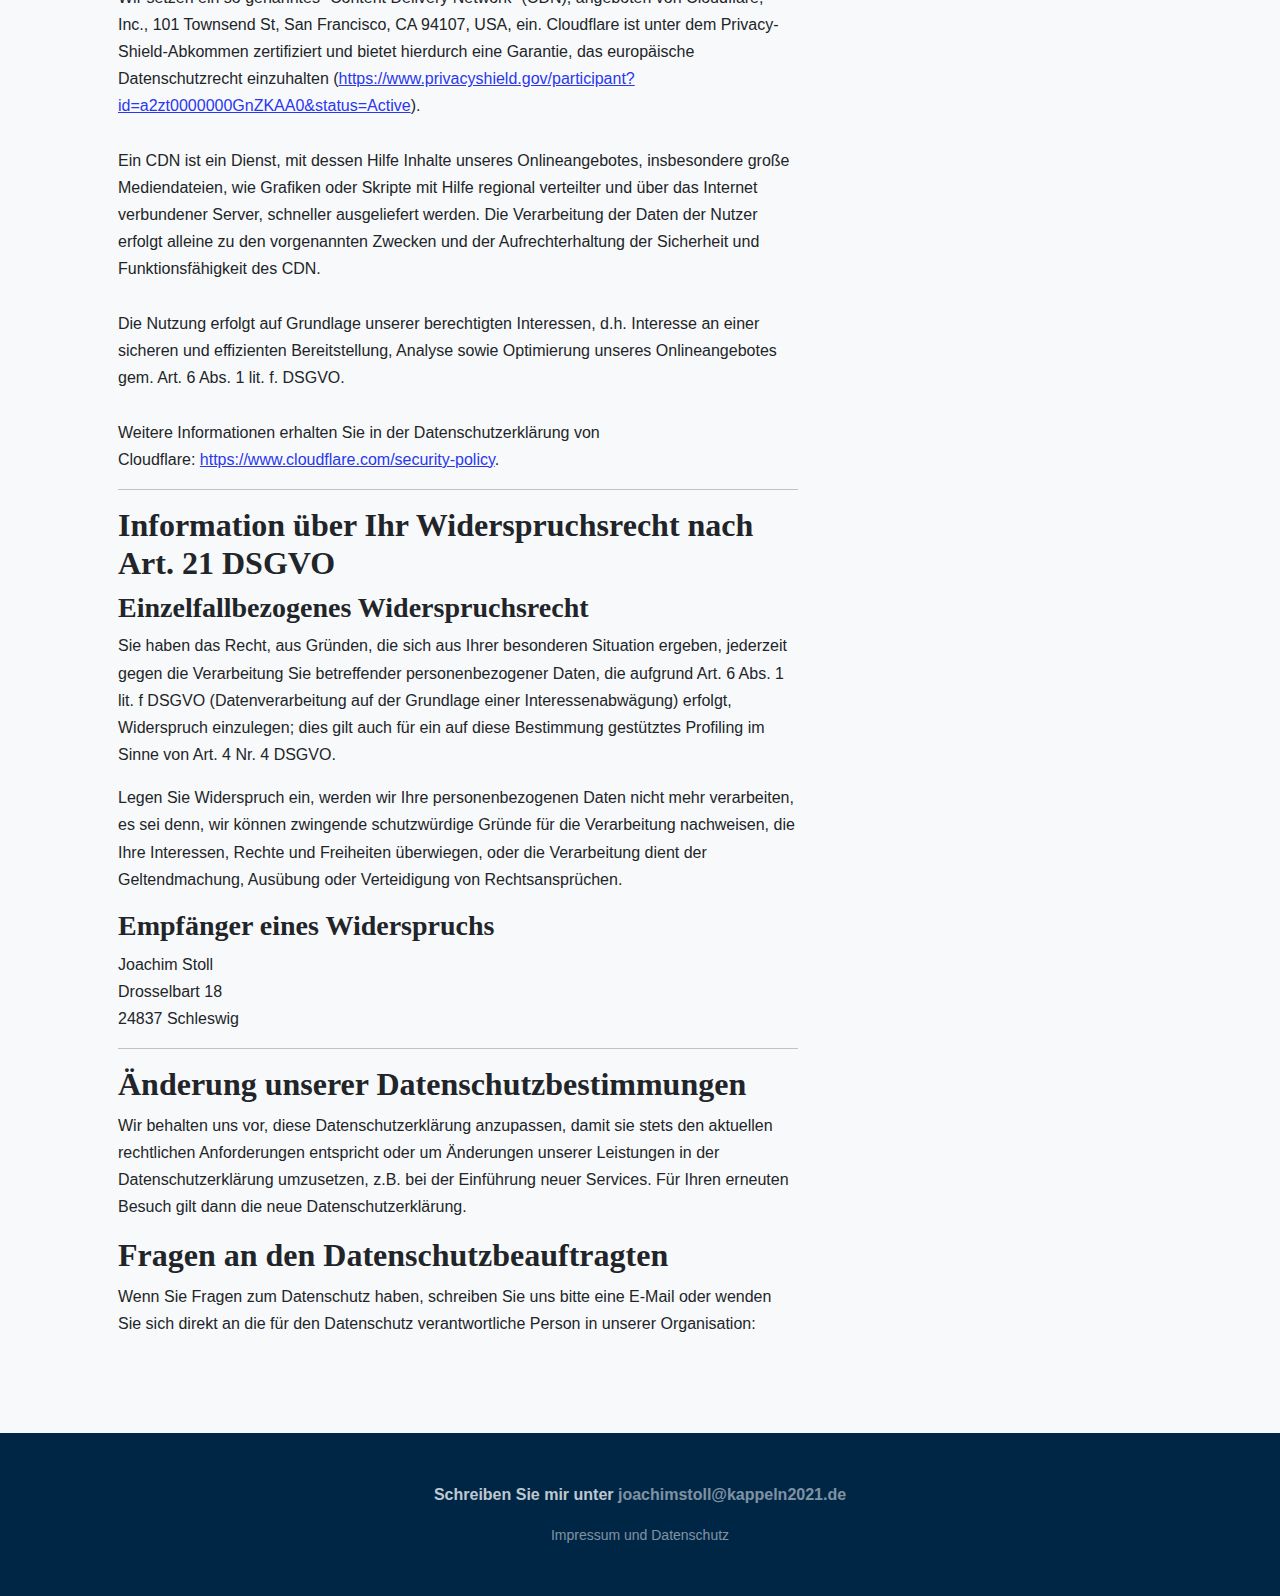
<file: impressum.html>
<!DOCTYPE html>
<html lang="en">
    <head>
        <meta charset="utf-8" />
        <meta name="viewport" content="width=device-width, initial-scale=1, shrink-to-fit=no" />
        <meta name="description" content="" />
        <meta name="author" content="" />
        <title>Joachim Stoll | Kappeln 2021</title>
        <link rel="icon" type="image/x-icon" href="assets/favicon.ico" />
        <!-- Bootstrap icons-->
        <link href="https://cdn.jsdelivr.net/npm/bootstrap-icons@1.5.0/font/bootstrap-icons.css" rel="stylesheet" />
        <!-- Core theme CSS (includes Bootstrap)-->
        <link href="css/styles.css" rel="stylesheet" />
        <link href="css/custom.css" rel="stylesheet" />
    </head>
    <body id="page-top">
        <!-- Navigation-->
        <nav class="navbar navbar-expand-lg navbar-light fixed-top shadow-sm" id="mainNav">
            <div class="container px-5">
                <a class="navbar-brand fw-bold" href="/index.html"><img height="50" src="assets/logo.svg" alt="Kappeln2021" /></a>
                <button class="navbar-toggler" type="button" data-bs-toggle="collapse" data-bs-target="#navbarResponsive" aria-controls="navbarResponsive" aria-expanded="false" aria-label="Toggle navigation">
                    Menü
                    <i class="bi-list"></i>
                </button>
                <div class="collapse navbar-collapse" id="navbarResponsive">
                    <ul class="navbar-nav ms-auto me-4 my-3 my-lg-0">
                        <li class="nav-item"><a class="nav-link me-lg-3" href="/index.html">Start</a></li>
                        <li class="nav-item"><a class="nav-link me-lg-3" href="/about.html">Moin!</a></li>
                        <li class="nav-item"><a class="nav-link me-lg-3" href="/ziele.html">Meine Ziele</a></li>
                        <li class="nav-item"><a class="nav-link  me-lg-3" href="/events.html">Vor Ort</a></li>
                    </ul>
                    <!-- <a href="#" class="btn btn-secondary rounded-pill px-3 mb-2 mb-lg-0 me-2">
                        <span class="d-flex align-items-center">
                            <i class="bi-hand-thumbs-up-fill me-2"></i>
                            <span class="small">Unterstützen</span>
                        </span>
                    </a> -->
                    <a href="&#x6D;&#x61;&#x69;&#x6C;&#x74;&#x6F;&#x3A;&#x6A;&#x6F;&#x61;&#x63;&#x68;&#x69;&#x6D;&#x73;&#x74;&#x6F;&#x6C;&#x6C;&#x40;&#x6B;&#x61;&#x70;&#x70;&#x65;&#x6C;&#x6E;&#x32;&#x30;&#x32;&#x31;&#x2E;&#x64;&#x65;&#x3F;&#x73;&#x75;&#x62;&#x6A;&#x65;&#x63;&#x74;&#x3D;&#x42;&#x25;&#x43;&#x33;&#x25;&#x42;&#x43;&#x72;&#x67;&#x65;&#x72;&#x6D;&#x65;&#x69;&#x73;&#x74;&#x65;&#x72;&#x77;&#x61;&#x68;&#x6C;&#x25;&#x32;&#x30;&#x4B;&#x61;&#x70;&#x70;&#x65;&#x6C;&#x6E;&#x25;&#x32;&#x30;&#x32;&#x30;&#x32;&#x31;" class="btn btn-primary rounded-pill px-3 mb-2 mb-lg-0">
                        <span class="d-flex align-items-center">
                            <i class="bi-chat-text-fill me-2"></i>
                            <span class="small">Kontakt</span>
                        </span>
                    </a>
                    <!-- <button class="btn btn-primary rounded-pill px-3 mb-2 mb-lg-0" data-bs-toggle="modal" data-bs-target="#feedbackModal"> -->
                </div>
            </div>
        </nav>
        <!-- Mashead header-->
        <section class="bg-light mt-5">
            <div class="container px-5">
                <div class="row gx-5 align-items-center justify-content-center justify-content-lg-between">
                    <!-- <div class="col-lg-6 col-sm-12 mb-5 order-last order-lg-first">
                        <div class="px-0 px-lg-5"><img class="img-fluid" src="https://source.unsplash.com/u8Jn2rzYIps/900x900" alt="..." /></div>
                    </div> -->
                    <div class="col-12 col-lg-8">
                        <h1 class="display-4 lh-1 mb-4 text-primary">Impressum</h1>
                        <p class="lead fw-light text-muted mb-4">
                          <h2>Angaben gem&auml;&szlig; &sect; 5 TMG</h2>
  <p>Joachim Stoll<br />
  Drosselbart 18<br />
  24837 Schleswig</p>

  <h2>Kontakt</h2>
  <!-- <p>Telefon: &#91;Telefonnummer&#93;<br /> -->
  E-Mail: joachimstoll@kappeln2021.de</p></p>
                    </div>
                </div>
            </div>
        </section>

        <section class="bg-light">
            <div class="container px-5">
                <div class="row gx-5 align-items-center justify-content-center justify-content-lg-between">
                    <!-- <div class="col-lg-6 col-sm-12 mb-5 order-last order-lg-first">
                        <div class="px-0 px-lg-5"><img class="img-fluid" src="https://source.unsplash.com/u8Jn2rzYIps/900x900" alt="..." /></div>
                    </div> -->
                    <div class="col-12 col-lg-8">
                        <h1 class="display-4 lh-1 mb-4 text-primary">Datenschutzerklärung</h1>
                        <p class="lead fw-light text-muted mb-4"><p>Verantwortlicher im Sinne der Datenschutzgesetze, insbesondere der EU-Datenschutzgrundverordnung (DSGVO), ist:</p>
                        <p>Joachim Stoll<br />
                        Drosselbart 18<br />
                        24837 Schleswig</p>
                        <h2>Ihre Betroffenenrechte</h2>
                        <p>Unter den angegebenen Kontaktdaten unseres Datenschutzbeauftragten können Sie jederzeit folgende Rechte ausüben:</p>
                        <ul>
                        <li>Auskunft über Ihre bei uns gespeicherten Daten und deren Verarbeitung (Art. 15 DSGVO),</li>
                        <li>Berichtigung unrichtiger personenbezogener Daten (Art. 16 DSGVO),</li>
                        <li>Löschung Ihrer bei uns gespeicherten Daten (Art. 17 DSGVO),</li>
                        <li>Einschränkung der Datenverarbeitung, sofern wir Ihre Daten aufgrund gesetzlicher Pflichten noch nicht löschen dürfen (Art. 18 DSGVO),</li>
                        <li>Widerspruch gegen die Verarbeitung Ihrer Daten bei uns (Art. 21 DSGVO) und</li>
                        <li>Datenübertragbarkeit, sofern Sie in die Datenverarbeitung eingewilligt haben oder einen Vertrag mit uns abgeschlossen haben (Art. 20 DSGVO).</li>
                        </ul>
                        <p>Sofern Sie uns eine Einwilligung erteilt haben, können Sie diese jederzeit mit Wirkung für die Zukunft widerrufen.</p>
                        <p>Sie können sich jederzeit mit einer Beschwerde an eine Aufsichtsbehörde wenden, z. B. an die zuständige Aufsichtsbehörde des Bundeslands Ihres Wohnsitzes oder an die für uns als verantwortliche Stelle zuständige Behörde.</p>
                        <p>Eine Liste der Aufsichtsbehörden (für den nichtöffentlichen Bereich) mit Anschrift finden Sie unter: <a href="https://www.bfdi.bund.de/DE/Service/Anschriften/Laender/Laender-node.html" target="_blank" rel="noopener nofollow">https://www.bfdi.bund.de/DE/Service/Anschriften/Laender/Laender-node.html</a>.</p>
                        <p></p><h2>SSL-Verschlüsselung</h2>
                        <p>Um die Sicherheit Ihrer Daten bei der Übertragung zu schützen, verwenden wir dem aktuellen Stand der Technik entsprechende Verschlüsselungsverfahren (z. B. SSL) über HTTPS.</p>
                        <p>

                          <h4 id="dsg-cdn-cloudflare">Content-Delivery-Network von Cloudflare</h4><p></p><p><span class="ts-muster-content">Wir setzen ein so genanntes "Content Delivery Network" (CDN), angeboten von Cloudflare, Inc., 101 Townsend St, San Francisco, CA 94107, USA, ein. Cloudflare ist unter dem Privacy-Shield-Abkommen zertifiziert und bietet hierdurch eine Garantie, das europäische Datenschutzrecht einzuhalten (<a target="_blank" href="https://www.privacyshield.gov/participant?id=a2zt0000000GnZKAA0&amp;status=Active">https://www.privacyshield.gov/participant?id=a2zt0000000GnZKAA0&amp;status=Active</a>).<br>
                          <br>
                          Ein CDN ist ein Dienst, mit dessen Hilfe Inhalte unseres Onlineangebotes, insbesondere große Mediendateien, wie Grafiken oder Skripte mit Hilfe regional verteilter und über das Internet verbundener Server, schneller ausgeliefert werden. Die Verarbeitung der Daten der Nutzer erfolgt alleine zu den vorgenannten Zwecken und der Aufrechterhaltung der Sicherheit und Funktionsfähigkeit des CDN.<br>
                          <br>
                          Die Nutzung erfolgt auf Grundlage unserer berechtigten Interessen, d.h. Interesse an einer sicheren und effizienten Bereitstellung, Analyse sowie Optimierung unseres Onlineangebotes gem. Art. 6 Abs. 1 lit. f. DSGVO. <br>
                          <br>
                          Weitere Informationen erhalten Sie in der Datenschutzerklärung von Cloudflare:&nbsp;<a target="_blank" href="https://www.cloudflare.com/security-policy">https://www.cloudflare.com/security-policy</a>.</span></p></p><hr>
                        <h2>Information über Ihr Widerspruchsrecht nach Art. 21 DSGVO</h2>
                        <h3>Einzelfallbezogenes Widerspruchsrecht</h3>
                        <p>Sie haben das Recht, aus Gründen, die sich aus Ihrer besonderen Situation ergeben, jederzeit gegen die Verarbeitung Sie betreffender personenbezogener Daten, die aufgrund Art. 6 Abs. 1 lit. f DSGVO (Datenverarbeitung auf der Grundlage einer Interessenabwägung) erfolgt, Widerspruch einzulegen; dies gilt auch für ein auf diese Bestimmung gestütztes Profiling im Sinne von Art. 4 Nr. 4 DSGVO.</p>
                        <p>Legen Sie Widerspruch ein, werden wir Ihre personenbezogenen Daten nicht mehr verarbeiten, es sei denn, wir können zwingende schutzwürdige Gründe für die Verarbeitung nachweisen, die Ihre Interessen, Rechte und Freiheiten überwiegen, oder die Verarbeitung dient der Geltendmachung, Ausübung oder Verteidigung von Rechtsansprüchen.</p>
                        <h3>Empfänger eines Widerspruchs</h3>
                        <p>Joachim Stoll<br />
                        Drosselbart 18<br />
                        24837 Schleswig</p>
                        <hr>
                        <h2>Änderung unserer Datenschutzbestimmungen</h2>
                        <p>Wir behalten uns vor, diese Datenschutzerklärung anzupassen, damit sie stets den aktuellen rechtlichen Anforderungen entspricht oder um Änderungen unserer Leistungen in der Datenschutzerklärung umzusetzen, z.B. bei der Einführung neuer Services. Für Ihren erneuten Besuch gilt dann die neue Datenschutzerklärung.</p>
                        <h2>Fragen an den Datenschutzbeauftragten</h2>
                        <p>Wenn Sie Fragen zum Datenschutz haben, schreiben Sie uns bitte eine E-Mail oder wenden Sie sich direkt an die für den Datenschutz verantwortliche Person in unserer Organisation:</p>
                        <p></p></p></p>
                    </div>
                </div>
            </div>
        </section>




        <!-- Footer-->
        <footer class="bg-primary text-center py-5">
          <div class="container">
            <p class="text-white text-opacity-75 fw-bold">Schreiben Sie mir unter <a href="&#x6D;&#x61;&#x69;&#x6C;&#x74;&#x6F;&#x3A;&#x6A;&#x6F;&#x61;&#x63;&#x68;&#x69;&#x6D;&#x73;&#x74;&#x6F;&#x6C;&#x6C;&#x40;&#x6B;&#x61;&#x70;&#x70;&#x65;&#x6C;&#x6E;&#x32;&#x30;&#x32;&#x31;&#x2E;&#x64;&#x65;&#x3F;&#x73;&#x75;&#x62;&#x6A;&#x65;&#x63;&#x74;&#x3D;&#x42;&#x25;&#x43;&#x33;&#x25;&#x42;&#x43;&#x72;&#x67;&#x65;&#x72;&#x6D;&#x65;&#x69;&#x73;&#x74;&#x65;&#x72;&#x77;&#x61;&#x68;&#x6C;&#x25;&#x32;&#x30;&#x4B;&#x61;&#x70;&#x70;&#x65;&#x6C;&#x6E;&#x25;&#x32;&#x30;&#x32;&#x30;&#x32;&#x31;">&#x6A;&#x6F;&#x61;&#x63;&#x68;&#x69;&#x6D;&#x73;&#x74;&#x6F;&#x6C;&#x6C;&#x40;&#x6B;&#x61;&#x70;&#x70;&#x65;&#x6C;&#x6E;&#x32;&#x30;&#x32;&#x31;&#x2E;&#x64;&#x65;</a></p>

          </div>
            <div class="container px-5">
                <div class="text-white-50 small">
                    <a href="/impressum.html">Impressum und Datenschutz</a>

                </div>
            </div>
        </footer>

        <!-- Bootstrap core JS-->
        <script src="https://cdn.jsdelivr.net/npm/bootstrap@5.1.0/dist/js/bootstrap.bundle.min.js"></script>
        <!-- Core theme JS-->
        <script src="js/scripts.js"></script>
        <!-- * * * * * * * * * * * * * * * * * * * * * * * * * * * * * * * * * * * * * * * *-->
        <!-- * *                               SB Forms JS                               * *-->
        <!-- * * Activate your form at https://startbootstrap.com/solution/contact-forms * *-->
        <!-- * * * * * * * * * * * * * * * * * * * * * * * * * * * * * * * * * * * * * * * *-->

    </body>
</html>
</file>
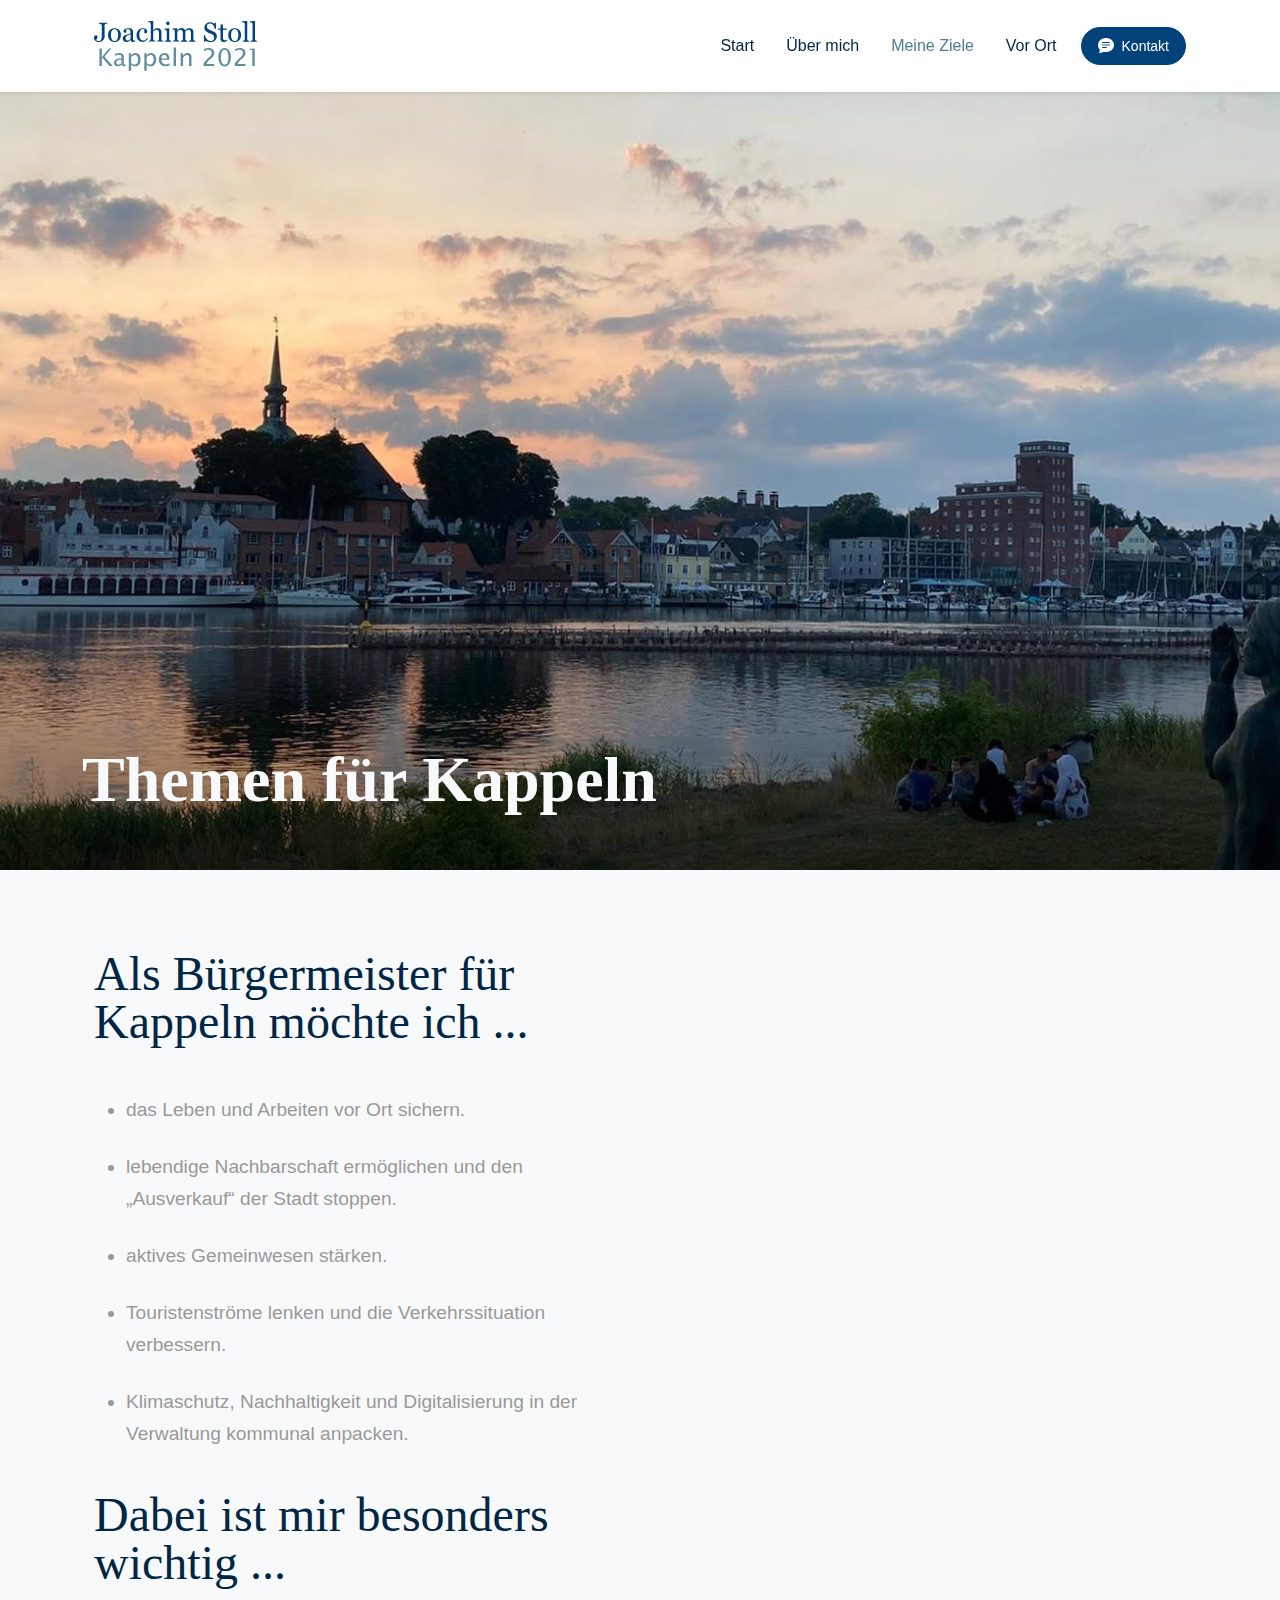
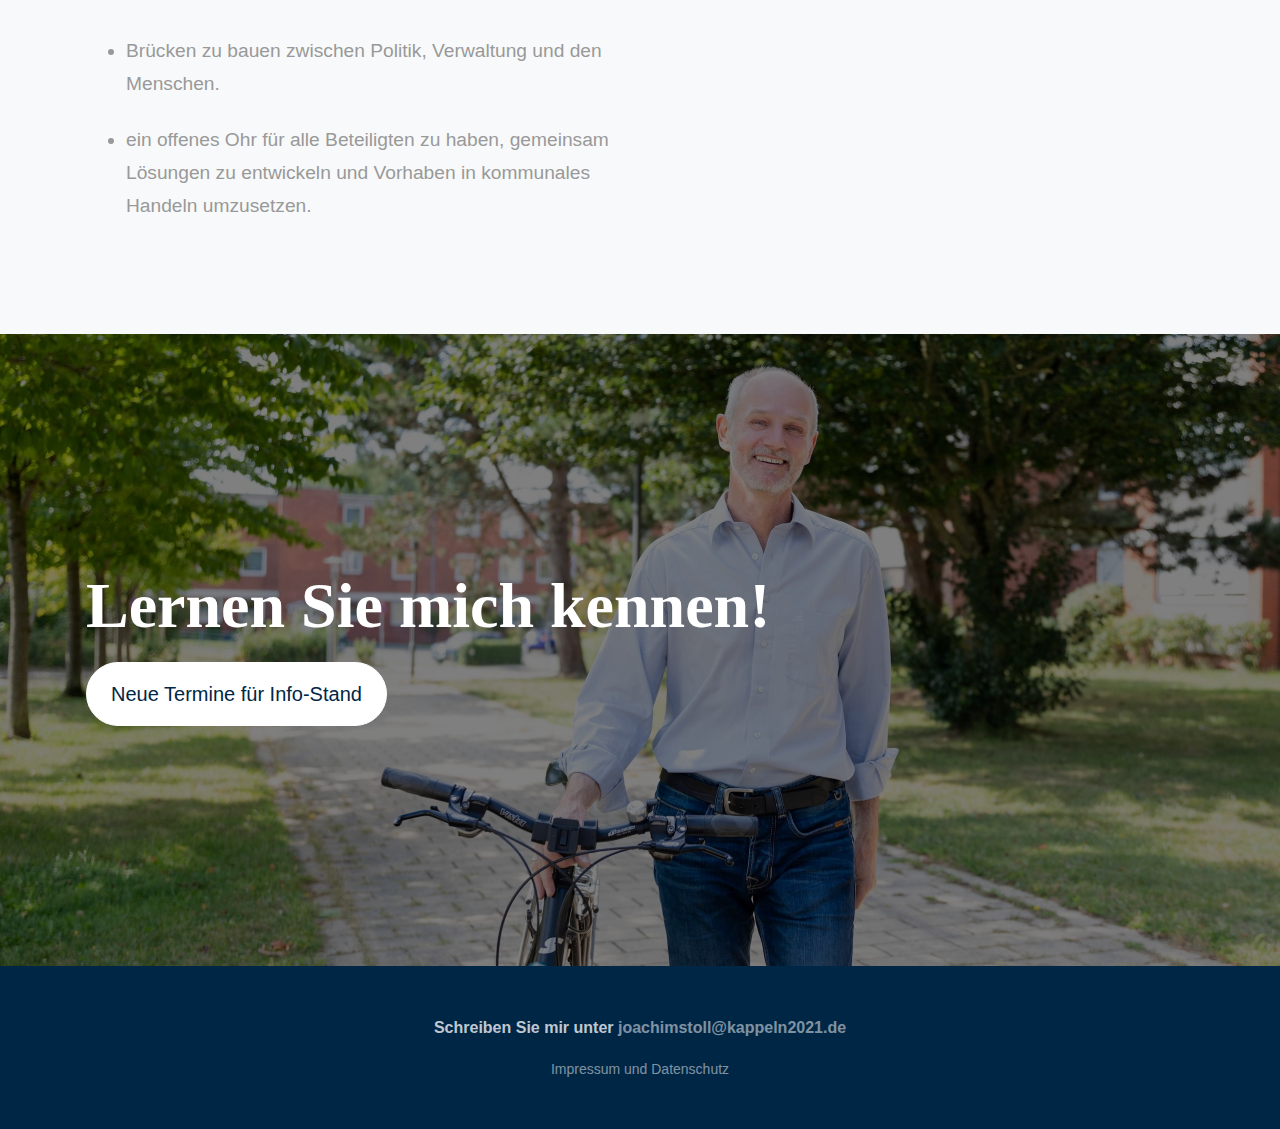
<file: meine-ziele.html>
<!DOCTYPE html>
<html lang="en">
    <head>
        <meta charset="utf-8" />
        <meta name="viewport" content="width=device-width, initial-scale=1, shrink-to-fit=no" />
        <meta name="description" content="Gemeinsam können wir Lösungen entwickeln und in kommunales Handeln umsetzen." />
        <meta name="author" content="" />
        <title>Joachim Stoll | Meine Ziele</title>
        <link rel="icon" type="image/x-icon" href="assets/favicon.ico" />
        <!-- Bootstrap icons-->
        <link href="https://cdn.jsdelivr.net/npm/bootstrap-icons@1.5.0/font/bootstrap-icons.css" rel="stylesheet" />
        <!-- Core theme CSS (includes Bootstrap)-->
        <link href="css/styles.css" rel="stylesheet" />
        <link href="css/custom.css" rel="stylesheet" />
    </head>
    <body id="page-top">
        <!-- Navigation-->
        <nav class="navbar navbar-expand-lg navbar-light fixed-top shadow-sm" id="mainNav">
            <div class="container px-4">
                <a class="navbar-brand fw-bold" href="/"><img height="50" src="assets/logo.svg" alt="Kappeln2021" /></a>
                <button class="navbar-toggler" type="button" data-bs-toggle="collapse" data-bs-target="#navbarResponsive" aria-controls="navbarResponsive" aria-expanded="false" aria-label="Toggle navigation">
                    Menü
                    <i class="bi-list"></i>
                </button>
                <div class="collapse navbar-collapse" id="navbarResponsive">
                    <ul class="navbar-nav ms-auto my-3 my-lg-0">
                        <li class="nav-item"><a class="nav-link me-lg-3" href="/">Start</a></li>
                        <li class="nav-item"><a class="nav-link me-lg-3" href="/moin">Über mich</a></li>
                        <li class="nav-item"><a class="nav-link active me-lg-3" href="/meine-ziele">Meine Ziele</a></li>
                        <li class="nav-item"><a class="nav-link me-lg-3" href="/vor-ort">Vor Ort</a></li>
                    </ul>
                    <!-- <a href="#" class="btn btn-secondary rounded-pill px-3 mb-2 mb-lg-0 me-2">
                        <span class="d-flex align-items-center">
                            <i class="bi-hand-thumbs-up-fill me-2"></i>
                            <span class="small">Unterstützen</span>
                        </span>
                    </a> -->
                    <a href="&#x6D;&#x61;&#x69;&#x6C;&#x74;&#x6F;&#x3A;&#x6A;&#x6F;&#x61;&#x63;&#x68;&#x69;&#x6D;&#x73;&#x74;&#x6F;&#x6C;&#x6C;&#x40;&#x6B;&#x61;&#x70;&#x70;&#x65;&#x6C;&#x6E;&#x32;&#x30;&#x32;&#x31;&#x2E;&#x64;&#x65;&#x3F;&#x73;&#x75;&#x62;&#x6A;&#x65;&#x63;&#x74;&#x3D;&#x42;&#x25;&#x43;&#x33;&#x25;&#x42;&#x43;&#x72;&#x67;&#x65;&#x72;&#x6D;&#x65;&#x69;&#x73;&#x74;&#x65;&#x72;&#x77;&#x61;&#x68;&#x6C;&#x25;&#x32;&#x30;&#x4B;&#x61;&#x70;&#x70;&#x65;&#x6C;&#x6E;&#x25;&#x32;&#x30;&#x32;&#x30;&#x32;&#x31;" class="btn btn-primary rounded-pill px-3 mb-2 mb-lg-0">
                        <span class="d-flex align-items-center">
                            <i class="bi-chat-text-fill me-2"></i>
                            <span class="small">Kontakt</span>
                        </span>
                    </a>
                    <!-- <button class="btn btn-primary rounded-pill px-3 mb-2 mb-lg-0" data-bs-toggle="modal" data-bs-target="#feedbackModal"> -->
                </div>
            </div>
        </nav>
        <!-- Mashead header-->
        <header class="masthead pt-0 pb-0">
          <section class="bgimage bgimage--ziele">
            <div class=" container ">
              <div class="row">
                <div class="mb-5 mt-2 mb-lg-0 text-center text-lg-start bg-content">
                    <h1 class="display-2 lh-1 mb-5 text-light">Themen für Kappeln</h1>
                    <!-- <p class="lead fw-normal mb-5 text-light">Aenean egestas sagittis turpis non placerat. Integer in metus iaculis, </br>imperdiet odio sit amet, malesuada tortor.</p> -->
                </div>
              </div>
            </div>
          </section>
        </header>
        <!-- Quote/testimonial aside-->
        <!-- <aside class="text-center bg-gradient-primary-to-secondary">
            <div class="container px-4">
                <div class="row gx-5 justify-content-center">
                    <div class="col-xl-8">
                        <div class="h2 fs-1 text-white">"Cras eget pellentesque massa, vel suscipit dolor. Proin convallis diam odio."</div>
                    </div>
                </div>
            </div>
        </aside> -->

        <!-- Einführung-->
        <section class="bg-light pb-0 pb-lg-5">
            <div class="container px-4 pb-5 pb-lg-5">
                <div class="row gx-5 align-items-center justify-content-center justify-content-lg-between">
                    <div class="col-12 col-md-12 col-lg-6 mb-4">
                        <h2 class="display-4 lh-1 mb-5 text-primary">Als Bürgermeister für Kappeln möchte ich ...</h2>
                          <ul class="lead fw-light text-muted mb-6">
                            <li class="lead fw-light text-muted mt-4">das Leben und Arbeiten vor Ort sichern.</li>
                            <li class="lead fw-light text-muted mt-4">lebendige Nachbarschaft ermöglichen und den „Ausverkauf“ der Stadt stoppen.</li>
                            <li class="lead fw-light text-muted mt-4">aktives Gemeinwesen stärken.</li>
                            <li class="lead fw-light text-muted mt-4">Touristenströme lenken und
die Verkehrssituation verbessern.</li>
                            <li class="lead fw-light text-muted mt-4">Klimaschutz, Nachhaltigkeit und Digitalisierung in der Verwaltung kommunal anpacken.</li>
                          </ul>

                </div>
                <!-- <div class="col-12 col-lg-6 mb-6">
                    <div class="px-lg-4 px-0"><img class="img-fluid" src="/assets/img/city-hoch.jpeg" alt="..." /></div>
                -->
              </div>

              <div class="row gx-5 align-items-center justify-content-center justify-content-lg-between">
                  <div class="col-12 col-md-12 col-lg-6">
                      <h2 class="display-4 lh-1 mb-5 text-primary">Dabei ist mir besonders wichtig ...</h2>
                        <ul class="lead fw-light text-muted mb-6">
                          <li class="lead fw-light text-muted mt-4">Brücken zu bauen zwischen Politik, Verwaltung und den Menschen.</li>
                          <li class="lead fw-light text-muted mt-4">ein offenes Ohr für alle Beteiligten zu haben, gemeinsam Lösungen zu entwickeln und Vorhaben in kommunales Handeln umzusetzen.</li>
                        </ul>

              </div>
            </div>
            </div>
        </section>


        <!-- Call to action section-->
        <section class="cta">
            <div class="cta-content">
                <div class="container px-3 text-center text-md-start ">
                    <h2 class="text-white display-2 lh-1 mb-4">
                        Lernen Sie mich kennen!
                    </h2>
                    <div class="d-flex flex-column flex-md-row">
                    <a class="btn btn-light py-3 px-4 mr-0 me-md-2 mb-3 mb-md-0 rounded-pill fs-5" href="/vor-ort#info-stand">Neue Termine für Info-Stand</a>
                    </div>
                </div>
            </div>
        </section>

        <!-- Footer-->
        <footer class="bg-primary text-center py-5">
          <div class="container">
            <p class="text-white text-opacity-75 fw-bold">Schreiben Sie mir unter <a href="&#x6D;&#x61;&#x69;&#x6C;&#x74;&#x6F;&#x3A;&#x6A;&#x6F;&#x61;&#x63;&#x68;&#x69;&#x6D;&#x73;&#x74;&#x6F;&#x6C;&#x6C;&#x40;&#x6B;&#x61;&#x70;&#x70;&#x65;&#x6C;&#x6E;&#x32;&#x30;&#x32;&#x31;&#x2E;&#x64;&#x65;&#x3F;&#x73;&#x75;&#x62;&#x6A;&#x65;&#x63;&#x74;&#x3D;&#x42;&#x25;&#x43;&#x33;&#x25;&#x42;&#x43;&#x72;&#x67;&#x65;&#x72;&#x6D;&#x65;&#x69;&#x73;&#x74;&#x65;&#x72;&#x77;&#x61;&#x68;&#x6C;&#x25;&#x32;&#x30;&#x4B;&#x61;&#x70;&#x70;&#x65;&#x6C;&#x6E;&#x25;&#x32;&#x30;&#x32;&#x30;&#x32;&#x31;">&#x6A;&#x6F;&#x61;&#x63;&#x68;&#x69;&#x6D;&#x73;&#x74;&#x6F;&#x6C;&#x6C;&#x40;&#x6B;&#x61;&#x70;&#x70;&#x65;&#x6C;&#x6E;&#x32;&#x30;&#x32;&#x31;&#x2E;&#x64;&#x65;</a></p>

          </div>
            <div class="container px-4">
                <div class="text-white-50 small">
                    <a href="/impressum-datenschutz">Impressum und Datenschutz</a>

                </div>
            </div>
        </footer>
        <!-- Feedback Modal-->
        <!-- Bootstrap core JS-->
        <script src="https://cdn.jsdelivr.net/npm/bootstrap@5.1.0/dist/js/bootstrap.bundle.min.js"></script>
        <!-- Core theme JS-->
        <script src="js/scripts.js"></script>
    </body>
</html>
</file>
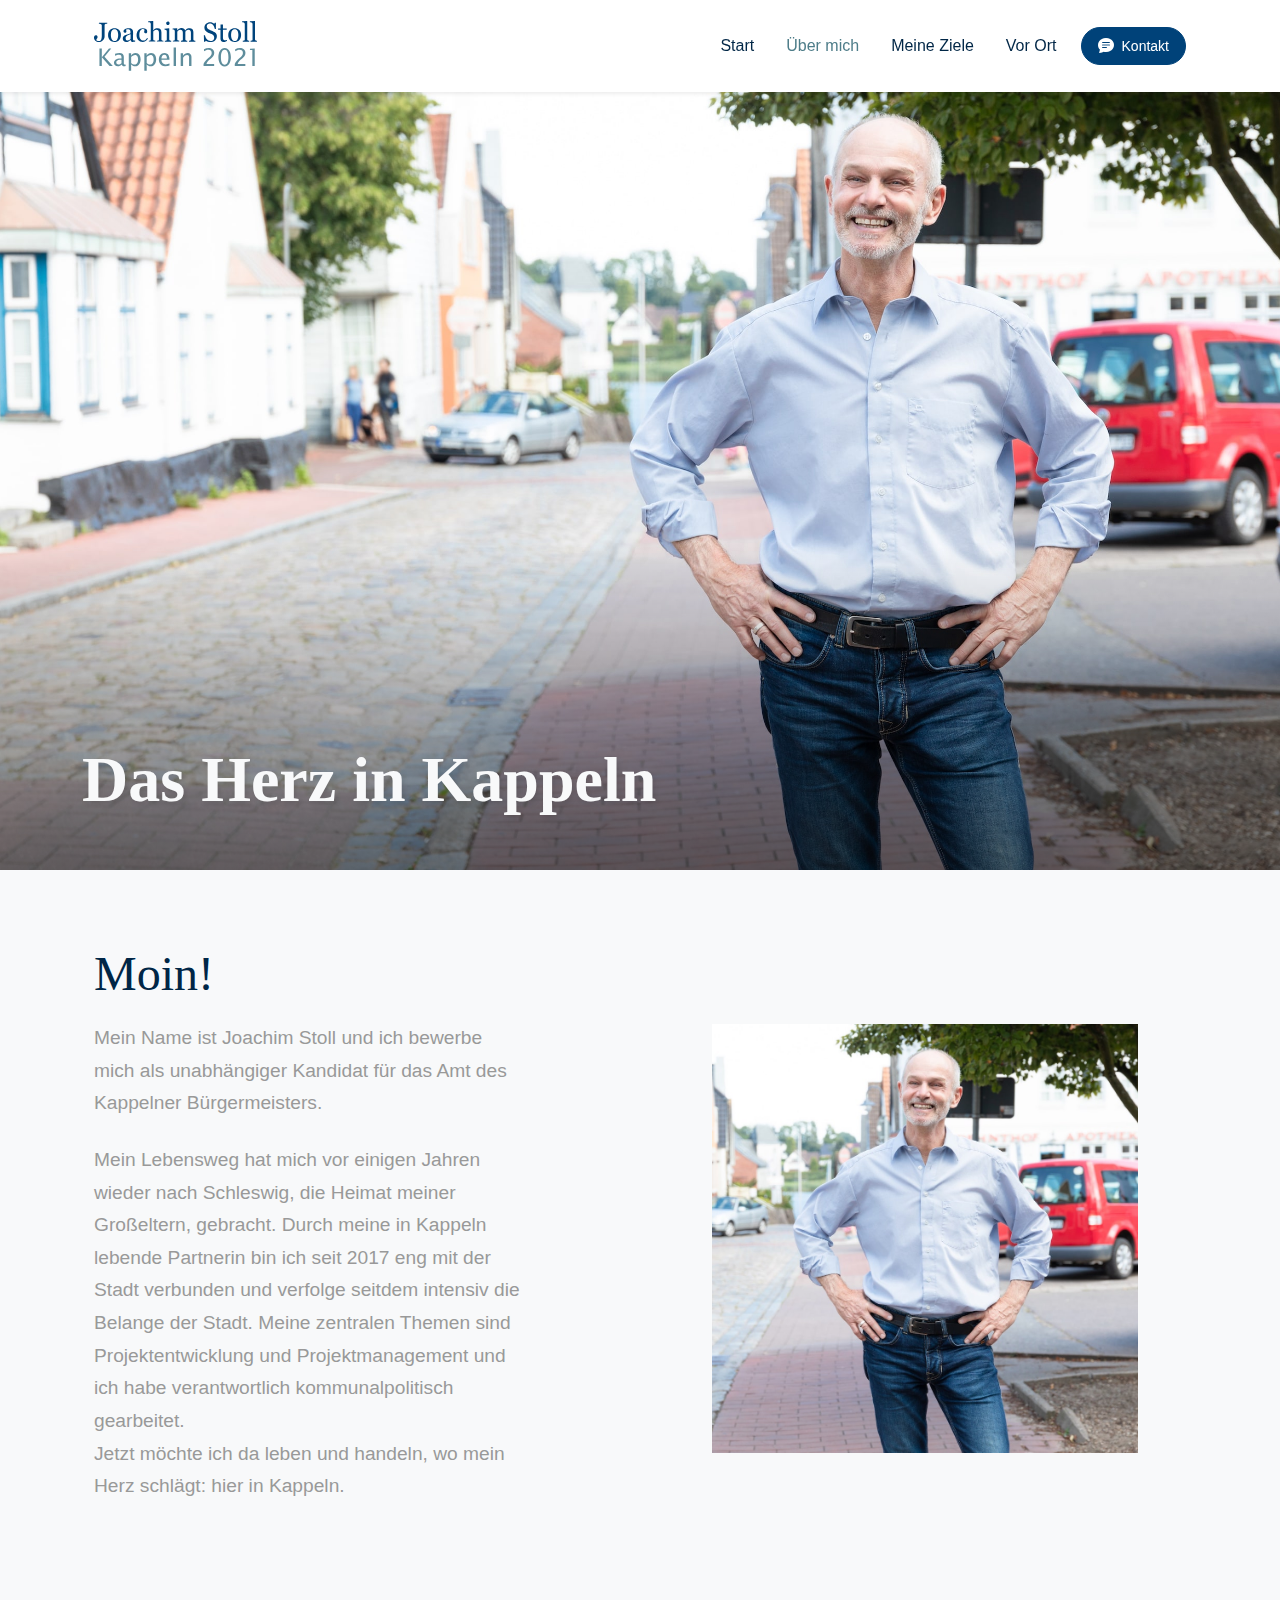
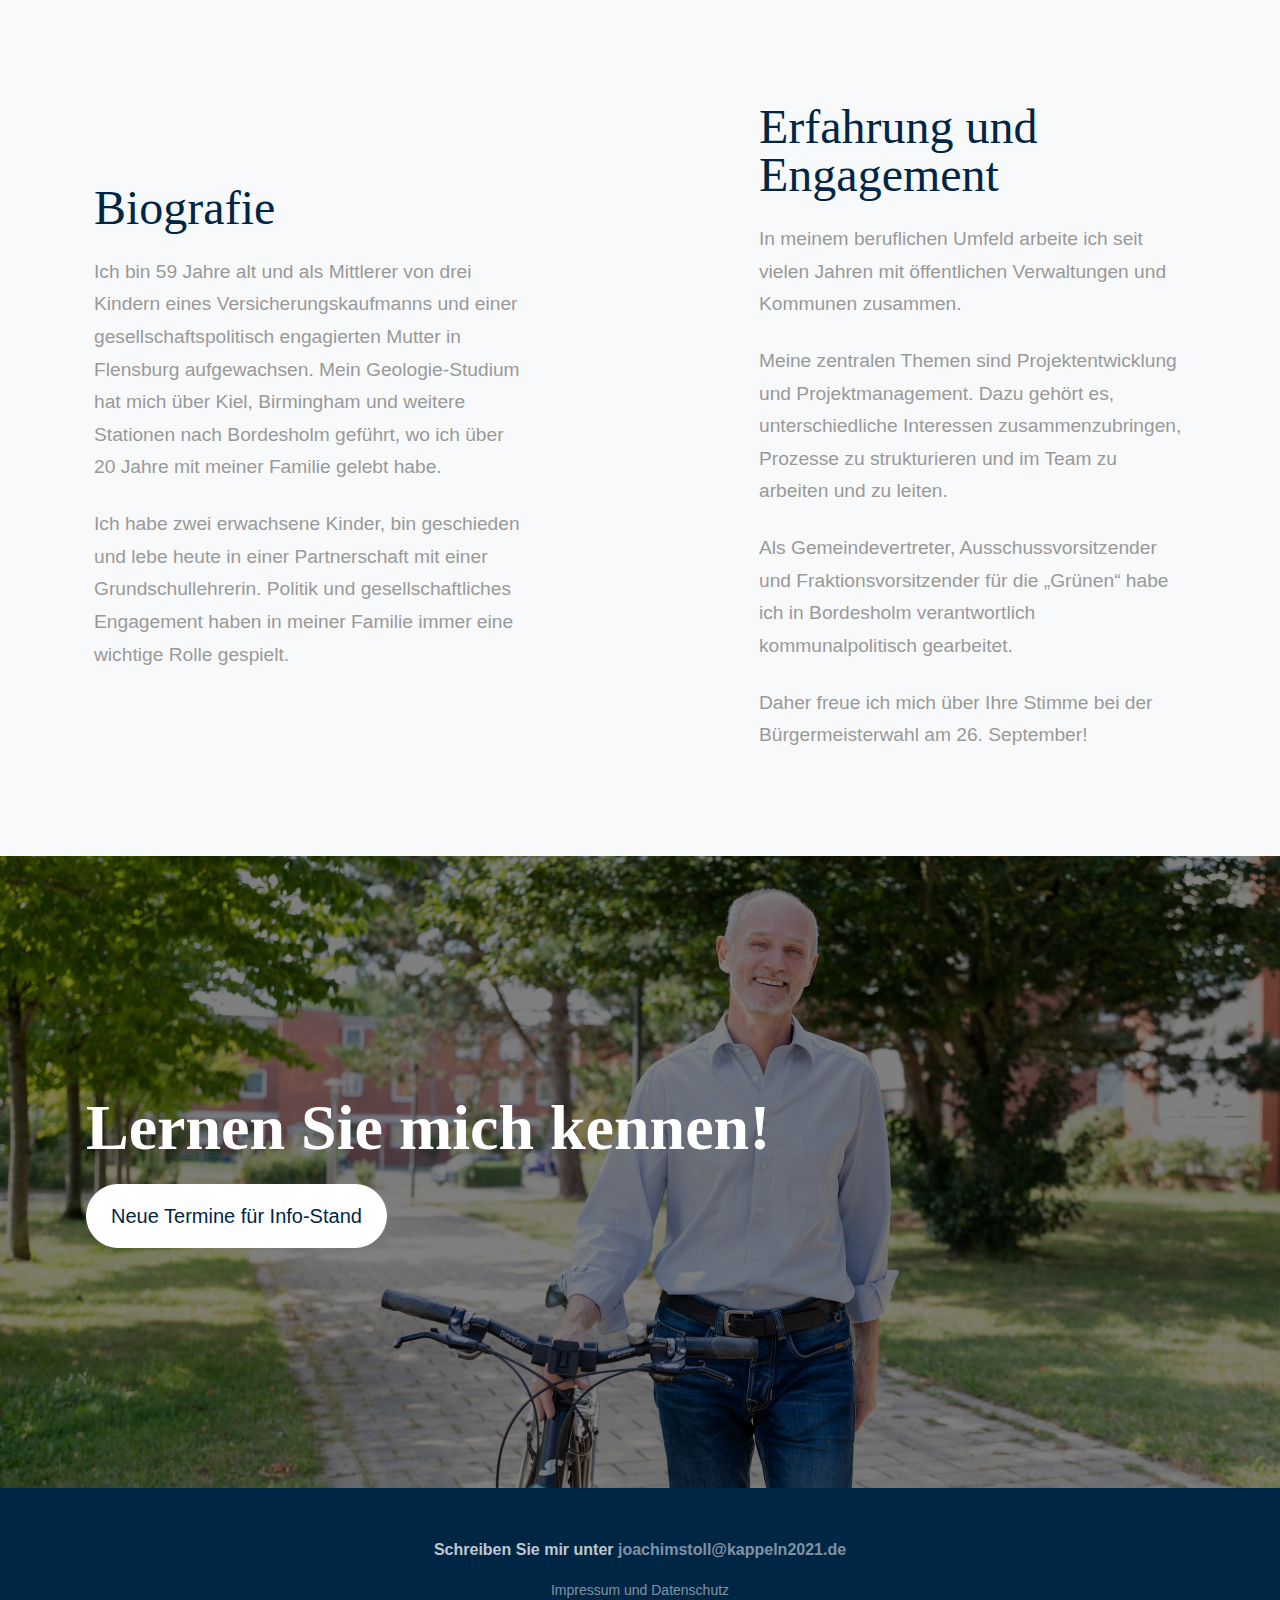
<file: moin.html>
<!DOCTYPE html>
<html lang="en">
    <head>
        <meta charset="utf-8" />
        <meta name="viewport" content="width=device-width, initial-scale=1, shrink-to-fit=no" />
        <meta name="description" content="Mein Name ist Joachim Stoll und ich bewerbe mich als unabhängiger Kandidat für das Amt des Kappelner Bürgermeisters." />
        <meta name="author" content="" />
        <title>Joachim Stoll | Moin!</title>
        <link rel="icon" type="image/x-icon" href="assets/favicon.ico" />
        <!-- Bootstrap icons-->
        <link href="https://cdn.jsdelivr.net/npm/bootstrap-icons@1.5.0/font/bootstrap-icons.css" rel="stylesheet" />
        <!-- Core theme CSS (includes Bootstrap)-->
        <link href="css/styles.css" rel="stylesheet" />
        <link href="css/custom.css" rel="stylesheet" />
    </head>
    <body id="page-top">
        <!-- Navigation-->
        <nav class="navbar navbar-expand-lg navbar-light fixed-top shadow-sm" id="mainNav">
            <div class="container px-4">
                <a class="navbar-brand fw-bold" href="/"><img height="50" src="assets/logo.svg" alt="Kappeln2021" /></a>
                <button class="navbar-toggler" type="button" data-bs-toggle="collapse" data-bs-target="#navbarResponsive" aria-controls="navbarResponsive" aria-expanded="false" aria-label="Toggle navigation">
                    Menü
                    <i class="bi-list"></i>
                </button>
                <div class="collapse navbar-collapse" id="navbarResponsive">
                    <ul class="navbar-nav ms-auto my-3 my-lg-0">
                      <li class="nav-item"><a class="nav-link me-lg-3" href="/">Start</a></li>
                        <li class="nav-item"><a class="nav-link active me-lg-3" href="/moin">Über mich</a></li>
                        <li class="nav-item"><a class="nav-link me-lg-3" href="/meine-ziele">Meine Ziele</a></li>
                        <li class="nav-item"><a class="nav-link me-lg-3" href="/vor-ort">Vor Ort</a></li>
                    </ul>
                    <!-- <a href="#" class="btn btn-secondary rounded-pill px-3 mb-2 mb-lg-0 me-2">
                        <span class="d-flex align-items-center">
                            <i class="bi-hand-thumbs-up-fill me-2"></i>
                            <span class="small">Unterstützen</span>
                        </span>
                    </a> -->
                    <a href="&#x6D;&#x61;&#x69;&#x6C;&#x74;&#x6F;&#x3A;&#x6A;&#x6F;&#x61;&#x63;&#x68;&#x69;&#x6D;&#x73;&#x74;&#x6F;&#x6C;&#x6C;&#x40;&#x6B;&#x61;&#x70;&#x70;&#x65;&#x6C;&#x6E;&#x32;&#x30;&#x32;&#x31;&#x2E;&#x64;&#x65;&#x3F;&#x73;&#x75;&#x62;&#x6A;&#x65;&#x63;&#x74;&#x3D;&#x42;&#x25;&#x43;&#x33;&#x25;&#x42;&#x43;&#x72;&#x67;&#x65;&#x72;&#x6D;&#x65;&#x69;&#x73;&#x74;&#x65;&#x72;&#x77;&#x61;&#x68;&#x6C;&#x25;&#x32;&#x30;&#x4B;&#x61;&#x70;&#x70;&#x65;&#x6C;&#x6E;&#x25;&#x32;&#x30;&#x32;&#x30;&#x32;&#x31;" class="btn btn-primary rounded-pill px-3 mb-2 mb-lg-0">
                        <span class="d-flex align-items-center">
                            <i class="bi-chat-text-fill me-2"></i>
                            <span class="small">Kontakt</span>
                        </span>
                    </a>
                    <!-- <button class="btn btn-primary rounded-pill px-3 mb-2 mb-lg-0" data-bs-toggle="modal" data-bs-target="#feedbackModal"> -->
                </div>
            </div>
        </nav>
        <!-- Mashead header-->
        <header class="masthead pt-0 pb-0">
          <section class="bgimage bgimage--about">
            <div class=" container ">
              <div class="row">
                <div class="mb-5 mt-2 mb-lg-0 text-center text-lg-start bg-content">
                    <h1 class="display-2 lh-1 mb-5 text-light">Das Herz in Kappeln</h1>
                    <!-- <p class="lead fw-normal mb-5 text-light">Aenean egestas sagittis turpis non placerat. Integer in metus iaculis, </br>imperdiet odio sit amet, malesuada tortor.</p> -->
                </div>
              </div>
            </div>
          </section>
        </header>
        <!-- Quote/testimonial aside-->
        <!-- <aside class="text-center bg-gradient-primary-to-secondary">
            <div class="container px-4">
                <div class="row gx-5 justify-content-center">
                    <div class="col-xl-8">
                        <div class="h2 fs-1 text-white">"Cras eget pellentesque massa, vel suscipit dolor. Proin convallis diam odio."</div>
                    </div>
                </div>
            </div>
        </aside> -->

        <!-- Einführung-->
        <section class="bg-light pb-0 pb-lg-5">
            <div class="container px-4 pb-0 pb-lg-5">
                <div class="row gx-5 align-items-center justify-content-center justify-content-lg-between">
                    <div class="col-12 col-lg-5">
                        <h2 class="display-4 lh-1 mb-4 text-primary">Moin!</h2>
                        <p class="lead fw-light text-muted mb-4">Mein Name ist Joachim Stoll und ich bewerbe mich als unabhängiger Kandidat für das Amt des Kappelner Bürgermeisters.</p><p  class="lead fw-light text-muted mb-4">Mein Lebensweg hat mich vor einigen Jahren wieder nach Schleswig, die Heimat meiner Großeltern, gebracht.
Durch meine in Kappeln lebende Partnerin bin ich seit 2017 eng mit der Stadt verbunden und verfolge seitdem intensiv die Belange der Stadt. Meine zentralen Themen sind Projektentwicklung und Projektmanagement und ich habe verantwortlich kommunalpolitisch gearbeitet. <span class="lead fw-normal text-muted mb-4"><br>Jetzt möchte ich da leben und handeln, wo mein Herz schlägt: hier in Kappeln.</span></p>
                    </div>
                    <div class="col-12 col-lg-6">
                        <div class="px-lg-5 px-0"><img class="img-fluid" src="/assets/img/hüfte-hoch.jpeg" alt="..." /></div>
                    </div>
                </div>
            </div>
        </section>

        <!-- Bio-->
        <section class="bg-light">
            <div class="container px-4">
                <div class="row gx-5 align-items-center justify-content-center justify-content-lg-between">
                    <!-- <div class="col-lg-6 col-sm-12 mb-5 order-last order-lg-first">
                        <div class="px-0 px-lg-5"><img class="img-fluid" src="https://source.unsplash.com/u8Jn2rzYIps/900x900" alt="..." /></div>
                    </div> -->
                    <div class="col-12 col-lg-5">
                        <h2 class="display-4 lh-1 mb-4 text-primary">Biografie</h2>
                        <p class="lead fw-light text-muted mb-4">Ich bin 59 Jahre alt und als Mittlerer von drei Kindern eines Versicherungskaufmanns und einer gesellschaftspolitisch engagierten Mutter in Flensburg aufgewachsen.
  Mein Geologie-Studium hat mich über Kiel, Birmingham und weitere Stationen nach Bordesholm geführt, wo ich über 20 Jahre mit meiner Familie gelebt habe.
</p><p  class="lead fw-light text-muted mb-4">Ich habe zwei erwachsene Kinder, bin geschieden und lebe heute in einer Partnerschaft mit einer Grundschullehrerin.
Politik und gesellschaftliches Engagement haben in meiner Familie immer eine wichtige Rolle gespielt.</p>
                    </div>
                    <div class="col-12 col-lg-5">
                        <h2 class="display-4 lh-1 mb-4 text-primary">Erfahrung und Engagement</h2>
                        <p class="lead fw-light text-muted mb-4">In meinem beruflichen Umfeld arbeite ich seit vielen Jahren mit öffentlichen Verwaltungen und Kommunen zusammen.</p><p  class="lead fw-light text-muted mb-4">
Meine zentralen Themen sind Projektentwicklung und Projektmanagement. Dazu gehört es, unterschiedliche Interessen zusammenzubringen, Prozesse zu strukturieren und im Team zu arbeiten und zu leiten.</p><p  class="lead fw-light text-muted mb-4">
Als Gemeindevertreter, Ausschussvorsitzender und Fraktionsvorsitzender für die „Grünen“ habe ich in Bordesholm verantwortlich kommunalpolitisch gearbeitet.</p><p  class="lead fw-normal text-muted mb-4">
                        Daher freue ich mich über Ihre Stimme bei der Bürgermeisterwahl am 26. September!</p>
                    </div>
                </div>
            </div>
        </section>

        <!-- Erfahrung-->
        <!-- <section class="bg-light pb-0 pb-lg-5">
            <div class="container px-4 pb-0 pb-lg-5">
                <div class="row gx-5 align-items-center justify-content-center justify-content-lg-between">
                    <div class="col-12 col-lg-5">
                        <h2 class="display-4 lh-1 mb-4 text-primary">Erfahrung und Engagement</h2>
                        <p class="lead fw-light text-muted mb-4">In meinem beruflichen Umfeld <span class="lead fw-normal text-muted mb-4">arbeite ich seit vielen Jahren mit öffentlichen Verwaltungen und Kommunen zusammen</span>.</p><p  class="lead fw-normal text-muted mb-4">
Meine zentralen Themen sind Projektentwicklung und Projektmanagement. Dazu gehört es, unterschiedliche Interessen zusammenzubringen, Prozesse zu strukturieren und im Team zu arbeiten und zu leiten.</p><p  class="lead fw-light text-muted mb-4">
Als Gemeindevertreter, Ausschussvorsitzender und Fraktionsvorsitzender in Bordesholm habe ich <span class="lead fw-normal text-muted mb-4">vielfältige kommunalpolitische Erfahrungen gesammelt</span>.</p><p  class="lead fw-light text-muted mb-4">
                        Daher freue ich mich über Ihre Stimme bei der Bürgermeisterwahl am 26. September!</p>
                    </div>
                    <div class="col-12 col-lg-6 mb-5">
                        <div class="px-lg-5 px-0"><img class="img-fluid" src="https://source.unsplash.com/u8Jn2rzYIps/900x900" alt="..." /></div>
                    </div>
                </div>
            </div>
        </section> -->


        <!-- Call to action section-->
        <section class="cta">
            <div class="cta-content">
                <div class="container px-3 text-center text-md-start ">
                    <h2 class="text-white display-2 lh-1 mb-4">
                        Lernen Sie mich kennen!
                    </h2>
                    <div class="d-flex flex-column flex-md-row">
                    <a class="btn btn-light py-3 px-4 mr-0 me-md-2 mb-3 mb-md-0 rounded-pill fs-5" href="/vor-ort#info-stand">Neue Termine für Info-Stand</a>
                    </div>
                </div>
            </div>
        </section>

        <!-- Footer-->
        <footer class="bg-primary text-center py-5">
          <div class="container">
            <p class="text-white text-opacity-75 fw-bold">Schreiben Sie mir unter <a href="&#x6D;&#x61;&#x69;&#x6C;&#x74;&#x6F;&#x3A;&#x6A;&#x6F;&#x61;&#x63;&#x68;&#x69;&#x6D;&#x73;&#x74;&#x6F;&#x6C;&#x6C;&#x40;&#x6B;&#x61;&#x70;&#x70;&#x65;&#x6C;&#x6E;&#x32;&#x30;&#x32;&#x31;&#x2E;&#x64;&#x65;&#x3F;&#x73;&#x75;&#x62;&#x6A;&#x65;&#x63;&#x74;&#x3D;&#x42;&#x25;&#x43;&#x33;&#x25;&#x42;&#x43;&#x72;&#x67;&#x65;&#x72;&#x6D;&#x65;&#x69;&#x73;&#x74;&#x65;&#x72;&#x77;&#x61;&#x68;&#x6C;&#x25;&#x32;&#x30;&#x4B;&#x61;&#x70;&#x70;&#x65;&#x6C;&#x6E;&#x25;&#x32;&#x30;&#x32;&#x30;&#x32;&#x31;">&#x6A;&#x6F;&#x61;&#x63;&#x68;&#x69;&#x6D;&#x73;&#x74;&#x6F;&#x6C;&#x6C;&#x40;&#x6B;&#x61;&#x70;&#x70;&#x65;&#x6C;&#x6E;&#x32;&#x30;&#x32;&#x31;&#x2E;&#x64;&#x65;</a></p>

          </div>
            <div class="container px-4">
                <div class="text-white-50 small">
                    <a href="/impressum-datenschutz">Impressum und Datenschutz</a>

                </div>
            </div>
        </footer>
        <!-- Feedback Modal-->
        <!-- Bootstrap core JS-->
        <script src="https://cdn.jsdelivr.net/npm/bootstrap@5.1.0/dist/js/bootstrap.bundle.min.js"></script>
        <!-- Core theme JS-->
        <script src="js/scripts.js"></script>
    </body>
</html>
</file>
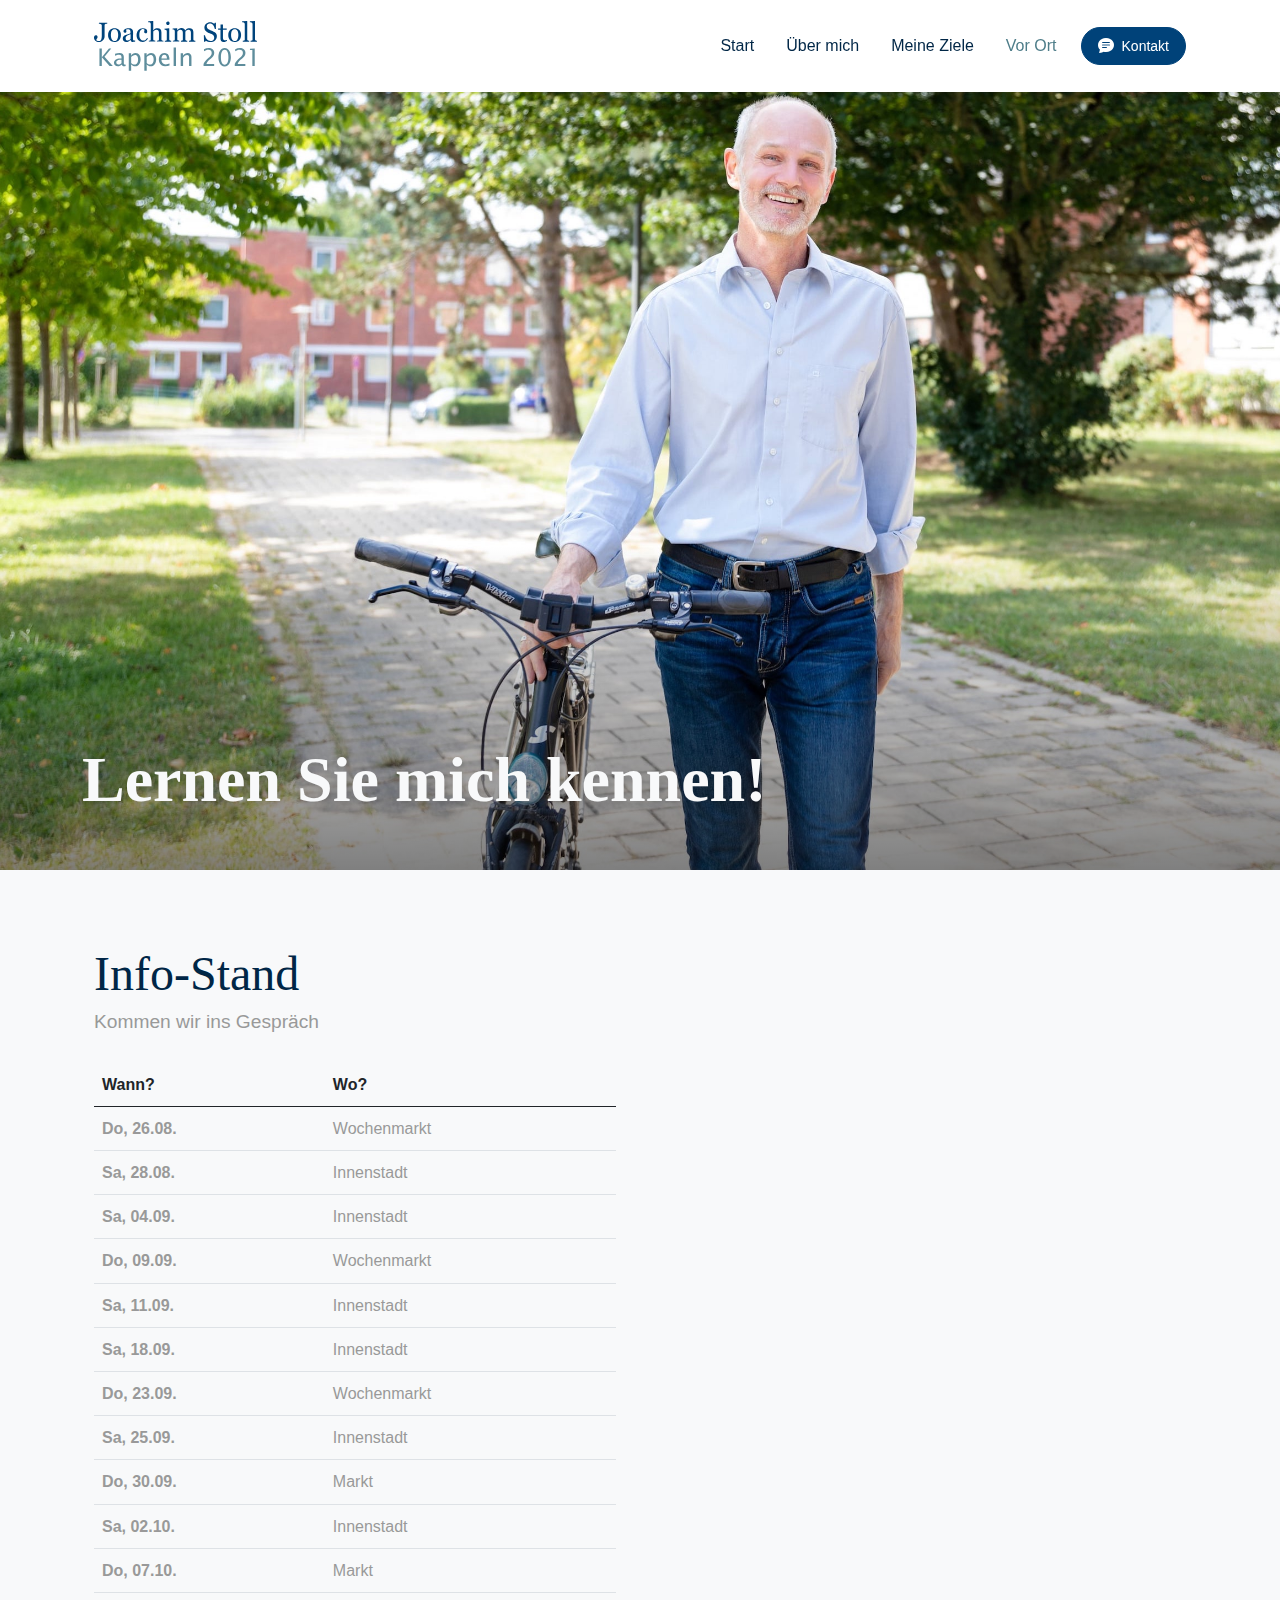
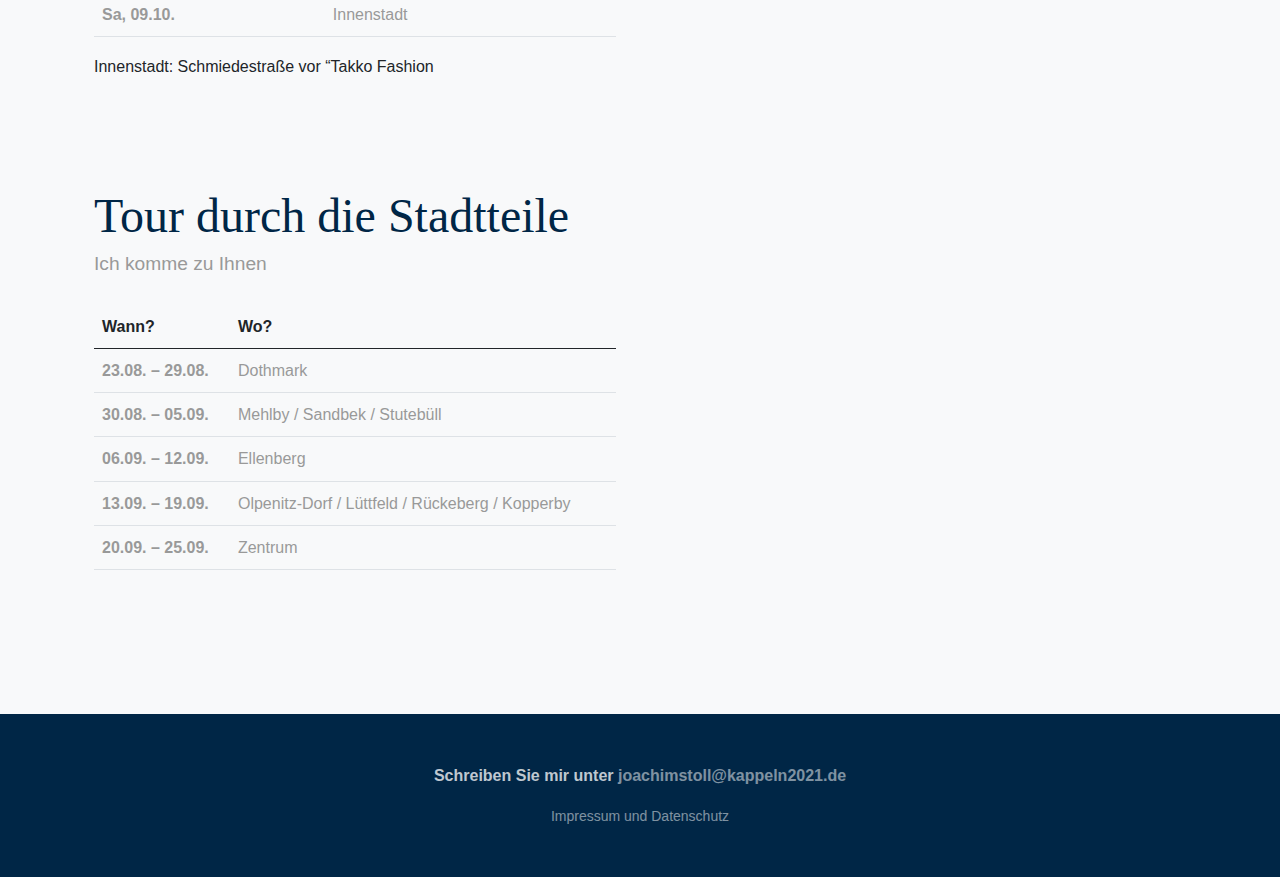
<file: vor-ort.html>
<!DOCTYPE html>
<html lang="en">
    <head>
        <meta charset="utf-8" />
        <meta name="viewport" content="width=device-width, initial-scale=1, shrink-to-fit=no" />
        <meta name="description" content="Kommen wir ins Gespräch!" />
        <meta name="author" content="" />
        <title>Joachim Stoll | Vor Ort</title>
        <link rel="icon" type="image/x-icon" href="assets/favicon.ico" />
        <!-- Bootstrap icons-->
        <link href="https://cdn.jsdelivr.net/npm/bootstrap-icons@1.5.0/font/bootstrap-icons.css" rel="stylesheet" />
        <!-- Core theme CSS (includes Bootstrap)-->
        <link href="css/styles.css" rel="stylesheet" />
        <link href="css/custom.css" rel="stylesheet" />
    </head>
    <body id="page-top">
        <!-- Navigation-->
        <nav class="navbar navbar-expand-lg navbar-light fixed-top shadow-sm" id="mainNav">
            <div class="container px-4">
                <a class="navbar-brand fw-bold" href="/"><img height="50" src="assets/logo.svg" alt="Kappeln2021" /></a>
                <button class="navbar-toggler" type="button" data-bs-toggle="collapse" data-bs-target="#navbarResponsive" aria-controls="navbarResponsive" aria-expanded="false" aria-label="Toggle navigation">
                    Menü
                    <i class="bi-list"></i>
                </button>
                <div class="collapse navbar-collapse" id="navbarResponsive">
                    <ul class="navbar-nav ms-auto my-3 my-lg-0">
                        <li class="nav-item"><a class="nav-link me-lg-3" href="/">Start</a></li>
                        <li class="nav-item"><a class="nav-link me-lg-3" href="/moin">Über mich</a></li>
                        <li class="nav-item"><a class="nav-link me-lg-3" href="/meine-ziele">Meine Ziele</a></li>
                        <li class="nav-item"><a class="nav-link active me-lg-3" href="/vor-ort">Vor Ort</a></li>
                    </ul>
                    <!-- <a href="#" class="btn btn-secondary rounded-pill px-3 mb-2 mb-lg-0 me-2">
                        <span class="d-flex align-items-center">
                            <i class="bi-hand-thumbs-up-fill me-2"></i>
                            <span class="small">Unterstützen</span>
                        </span>
                    </a> -->
                    <a href="&#x6D;&#x61;&#x69;&#x6C;&#x74;&#x6F;&#x3A;&#x6A;&#x6F;&#x61;&#x63;&#x68;&#x69;&#x6D;&#x73;&#x74;&#x6F;&#x6C;&#x6C;&#x40;&#x6B;&#x61;&#x70;&#x70;&#x65;&#x6C;&#x6E;&#x32;&#x30;&#x32;&#x31;&#x2E;&#x64;&#x65;&#x3F;&#x73;&#x75;&#x62;&#x6A;&#x65;&#x63;&#x74;&#x3D;&#x42;&#x25;&#x43;&#x33;&#x25;&#x42;&#x43;&#x72;&#x67;&#x65;&#x72;&#x6D;&#x65;&#x69;&#x73;&#x74;&#x65;&#x72;&#x77;&#x61;&#x68;&#x6C;&#x25;&#x32;&#x30;&#x4B;&#x61;&#x70;&#x70;&#x65;&#x6C;&#x6E;&#x25;&#x32;&#x30;&#x32;&#x30;&#x32;&#x31;" class="btn btn-primary rounded-pill px-3 mb-2 mb-lg-0">
                        <span class="d-flex align-items-center">
                            <i class="bi-chat-text-fill me-2"></i>
                            <span class="small">Kontakt</span>
                        </span>
                    </a>
                    <!-- <button class="btn btn-primary rounded-pill px-3 mb-2 mb-lg-0" data-bs-toggle="modal" data-bs-target="#feedbackModal"> -->
                </div>
            </div>
        </nav>
        <!-- Mashead header-->
        <header class="masthead pt-0 pb-0">
          <section class="bgimage bgimage--events">
            <div class=" container ">
              <div class="row">
                <div class="mb-5 mt-2 mb-lg-0 text-center text-lg-start bg-content">
                    <h1 class="display-2 lh-1 mb-5 text-light">Lernen Sie mich kennen!</h1>
                </div>
              </div>
            </div>
          </section>
        </header>
        <!-- Quote/testimonial aside-->
        <!-- <aside class="text-center bg-gradient-primary-to-secondary">
            <div class="container px-4">
                <div class="row gx-5 justify-content-center">
                    <div class="col-xl-8">
                        <div class="h2 fs-1 text-white">"Cras eget pellentesque massa, vel suscipit dolor. Proin convallis diam odio."</div>
                    </div>
                </div>
            </div>
        </aside> -->

        <!-- Einführung-->
        <section class="bg-light pb-3">
            <div class="container px-4">
                <div class="row gx-5 align-items-center justify-content-center justify-content-lg-between">
                    <div class="col-12 col-md-12 col-lg-6">
                        <h2 class="display-4 lh-1 mb-2 text-primary" id="info-stand">Info-Stand</h2>
                        <p class="lead fw-normal text-muted mb-4">Kommen wir ins Gespräch</p>
                        <table class="table">
                        <thead>
                          <tr>
                            <th scope="col">Wann?</th>
                            <th scope="col">Wo?</th>

                          </tr>
                        </thead>
                        <tbody class="text-muted">
                          <tr>
                            <th scope="row">Do, 26.08.</th>
                            <td>Wochenmarkt</td>
                          </tr>
                          <tr>
                            <th scope="row">Sa, 28.08.</th>
                            <td>Innenstadt</td>
                          </tr>
                          <tr>
                            <th scope="row">Sa, 04.09.</th>
                            <td>Innenstadt</td>
                          </tr>
                          <tr>
                            <th scope="row">Do, 09.09.</th>
                            <td>Wochenmarkt</td>
                          </tr>
                          <tr>
                            <th scope="row">Sa, 11.09.</th>
                            <td>Innenstadt</td>
                          </tr>
                          <tr>
                            <th scope="row">Sa, 18.09.</th>
                            <td>Innenstadt</td>
                          </tr>
                          <tr>
                            <th scope="row">Do, 23.09.</th>
                            <td>Wochenmarkt</td>
                          </tr>
                          <tr>
                            <th scope="row">Sa, 25.09.</th>
                            <td>Innenstadt</td>
                          </tr>
                          <tr>
                            <th scope="row">Do, 30.09.</th>
                            <td>Markt</td>
                          </tr>
                          <tr>
                            <th scope="row">Sa, 02.10.</th>
                            <td>Innenstadt</td>
                          </tr>
                          <tr>
                            <th scope="row">Do, 07.10.</th>
                            <td>Markt</td>
                          </tr>
                          <tr>
                            <th scope="row">Sa, 09.10.</th>
                            <td>Innenstadt</td>
                          </tr>

                          </tr>
                        </tbody>
                        </table>
                        <p>Innenstadt: Schmiedestraße vor “Takko Fashion</p>
                </div>
                <!-- <div class="col-12 col-lg-6 mb-5">
                    <div class="px-lg-4 px-0"><img class="img-fluid" src="https://source.unsplash.com/u8Jn2rzYIps/900x900" alt="..." /></div>
                </div> -->
            </div>
        </section>

        <section class="bg-light">
            <div class="container px-4 pb-0 pb-lg-5">
                <div class="row gx-5 align-items-center justify-content-center justify-content-lg-between">
                    <div class="col-12 col-md-12 col-lg-6">
                        <h2 class="display-4 lh-1 mb-2 text-primary" id="tour">Tour durch die Stadtteile</h2>
                        <p class="lead fw-normal text-muted mb-4">Ich komme zu Ihnen</p>
                        <table class="table">
                        <thead>
                          <tr>
                            <th scope="col">Wann?</th>
                            <th scope="col">Wo?</th>
                          </tr>
                        </thead>
                        <tbody class="text-muted">
                          <tr>
                            <th scope="row">23.08. – 29.08.</th>
                            <td>Dothmark</td>
                          </tr>
                          <tr>
                            <th scope="row">30.08. – 05.09.</th>
                            <td>Mehlby / Sandbek / Stutebüll</td>
                          </tr>
                          <tr>
                            <th scope="row">06.09. – 12.09.</th>
                            <td>Ellenberg</td>
                          </tr>
                          <tr>
                            <th scope="row">13.09. – 19.09.</th>
                            <td>Olpenitz-Dorf / Lüttfeld / Rückeberg / Kopperby</td>
                          </tr>
                          <tr>
                            <th scope="row">20.09. – 25.09.</th>
                            <td>Zentrum </td>
                          </tr>
                        </tbody>
                        </table>
                </div>
                <!-- <div class="col-12 col-lg-6 mb-5">
                    <div class="px-lg-4 px-0"><img class="img-fluid" src="https://source.unsplash.com/u8Jn2rzYIps/900x900" alt="..." /></div>
                </div> -->
            </div>
        </section>

        <!-- Footer-->
        <footer class="bg-primary text-center py-5">
          <div class="container">
            <p class="text-white text-opacity-75 fw-bold">Schreiben Sie mir unter <a href="&#x6D;&#x61;&#x69;&#x6C;&#x74;&#x6F;&#x3A;&#x6A;&#x6F;&#x61;&#x63;&#x68;&#x69;&#x6D;&#x73;&#x74;&#x6F;&#x6C;&#x6C;&#x40;&#x6B;&#x61;&#x70;&#x70;&#x65;&#x6C;&#x6E;&#x32;&#x30;&#x32;&#x31;&#x2E;&#x64;&#x65;&#x3F;&#x73;&#x75;&#x62;&#x6A;&#x65;&#x63;&#x74;&#x3D;&#x42;&#x25;&#x43;&#x33;&#x25;&#x42;&#x43;&#x72;&#x67;&#x65;&#x72;&#x6D;&#x65;&#x69;&#x73;&#x74;&#x65;&#x72;&#x77;&#x61;&#x68;&#x6C;&#x25;&#x32;&#x30;&#x4B;&#x61;&#x70;&#x70;&#x65;&#x6C;&#x6E;&#x25;&#x32;&#x30;&#x32;&#x30;&#x32;&#x31;">&#x6A;&#x6F;&#x61;&#x63;&#x68;&#x69;&#x6D;&#x73;&#x74;&#x6F;&#x6C;&#x6C;&#x40;&#x6B;&#x61;&#x70;&#x70;&#x65;&#x6C;&#x6E;&#x32;&#x30;&#x32;&#x31;&#x2E;&#x64;&#x65;</a></p>

          </div>
            <div class="container px-4">
                <div class="text-white-50 small">
                    <a href="/impressum-datenschutz">Impressum und Datenschutz</a>

                </div>
            </div>
        </footer>

        <!-- Bootstrap core JS-->
        <script src="https://cdn.jsdelivr.net/npm/bootstrap@5.1.0/dist/js/bootstrap.bundle.min.js"></script>
        <!-- Core theme JS-->
        <script src="js/scripts.js"></script>
        <!-- * * * * * * * * * * * * * * * * * * * * * * * * * * * * * * * * * * * * * * * *-->
        <!-- * *                               SB Forms JS                               * *-->
        <!-- * * Activate your form at https://startbootstrap.com/solution/contact-forms * *-->
        <!-- * * * * * * * * * * * * * * * * * * * * * * * * * * * * * * * * * * * * * * * *-->

    </body>
</html>
</file>
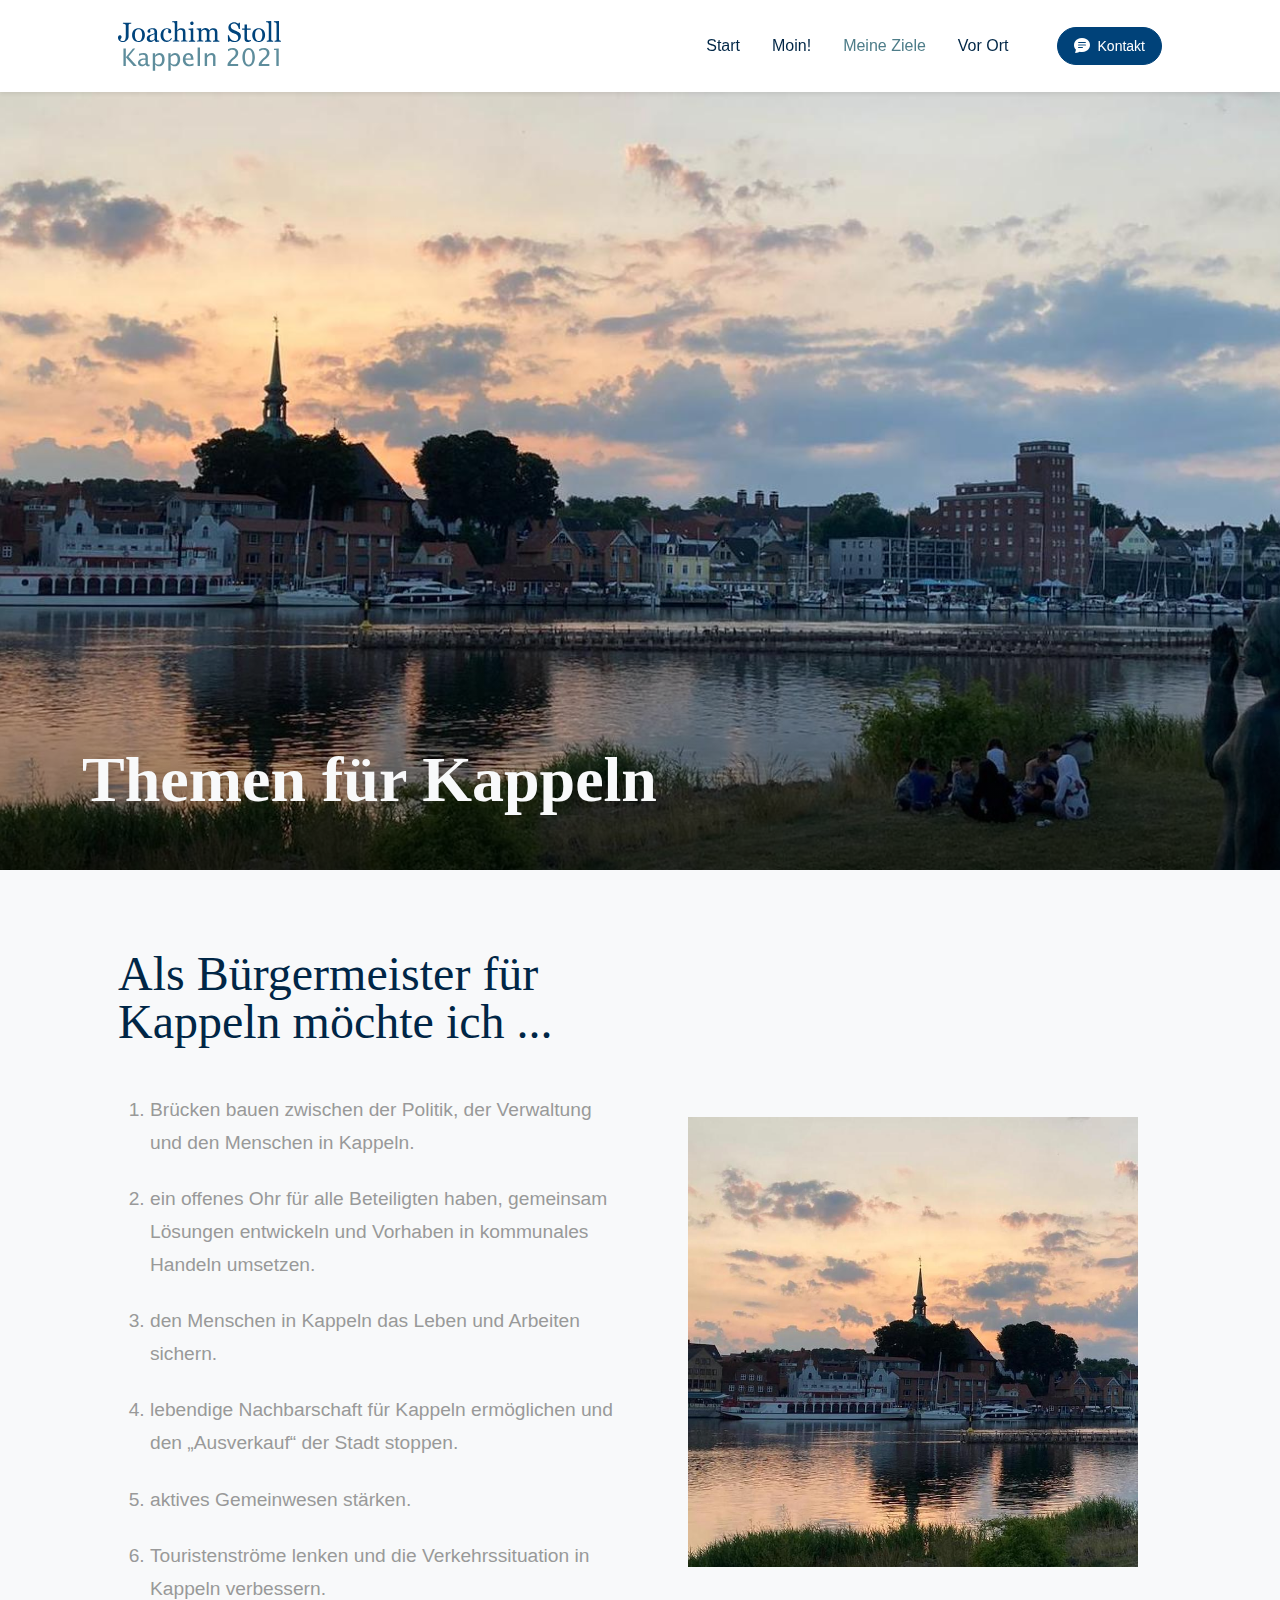
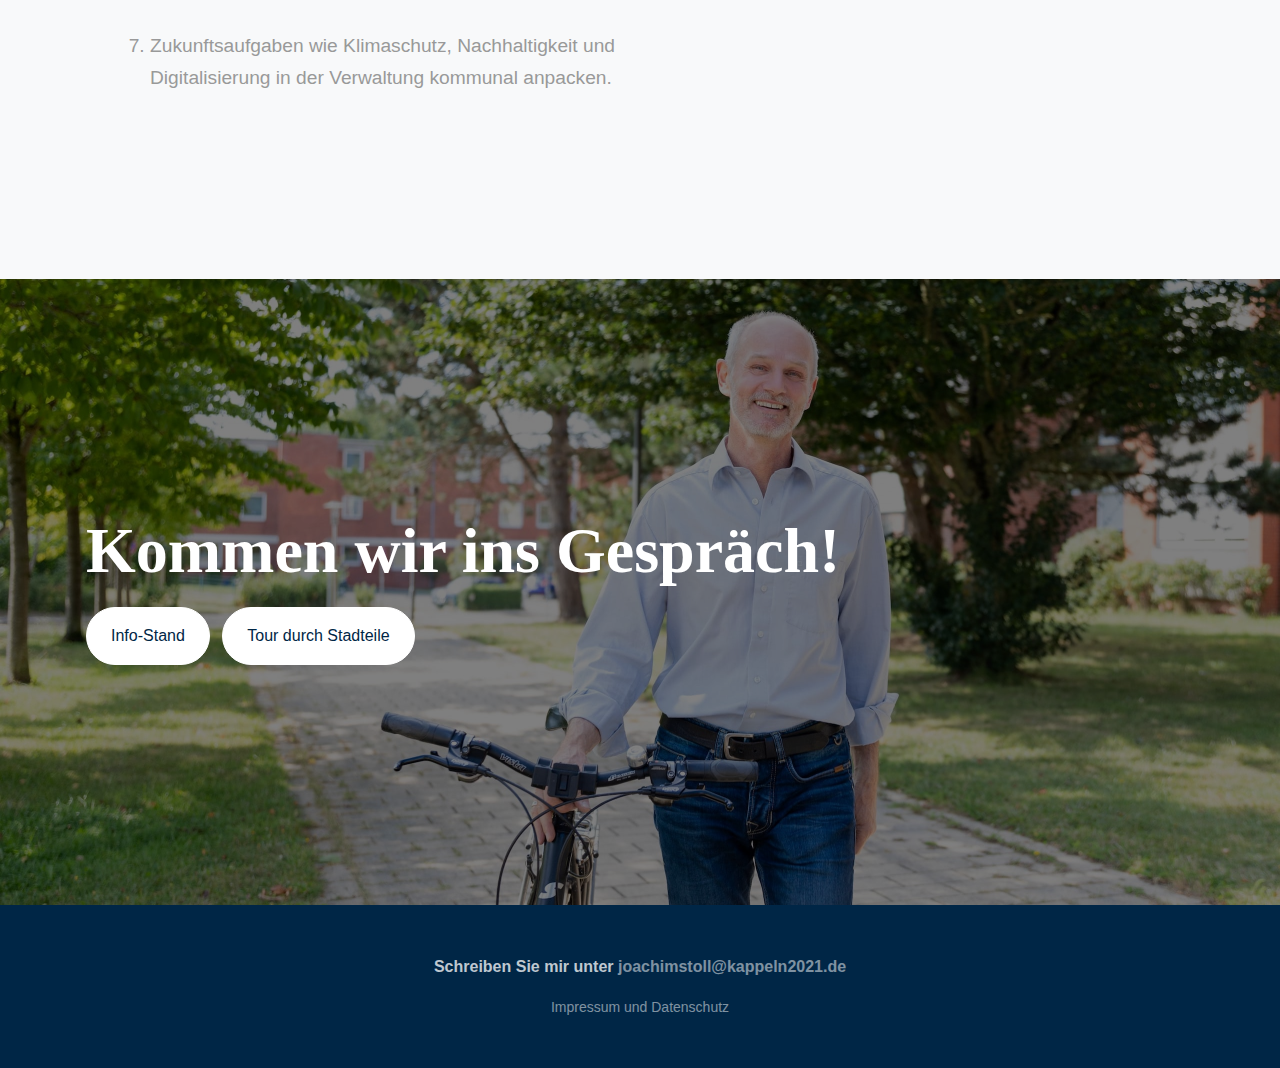
<file: ziele.html>
<!DOCTYPE html>
<html lang="en">
    <head>
        <meta charset="utf-8" />
        <meta name="viewport" content="width=device-width, initial-scale=1, shrink-to-fit=no" />
        <meta name="description" content="" />
        <meta name="author" content="" />
        <title>Joachim Stoll | Kappeln 2021</title>
        <link rel="icon" type="image/x-icon" href="assets/favicon.ico" />
        <!-- Bootstrap icons-->
        <link href="https://cdn.jsdelivr.net/npm/bootstrap-icons@1.5.0/font/bootstrap-icons.css" rel="stylesheet" />
        <!-- Core theme CSS (includes Bootstrap)-->
        <link href="css/styles.css" rel="stylesheet" />
        <link href="css/custom.css" rel="stylesheet" />
    </head>
    <body id="page-top">
        <!-- Navigation-->
        <nav class="navbar navbar-expand-lg navbar-light fixed-top shadow-sm" id="mainNav">
            <div class="container px-5">
                <a class="navbar-brand fw-bold" href="/index.html"><img height="50" src="assets/logo.svg" alt="Kappeln2021" /></a>
                <button class="navbar-toggler" type="button" data-bs-toggle="collapse" data-bs-target="#navbarResponsive" aria-controls="navbarResponsive" aria-expanded="false" aria-label="Toggle navigation">
                    Menü
                    <i class="bi-list"></i>
                </button>
                <div class="collapse navbar-collapse" id="navbarResponsive">
                    <ul class="navbar-nav ms-auto me-4 my-3 my-lg-0">
                        <li class="nav-item"><a class="nav-link me-lg-3" href="/index.html">Start</a></li>
                        <li class="nav-item"><a class="nav-link me-lg-3" href="/about.html">Moin!</a></li>
                        <li class="nav-item"><a class="nav-link active me-lg-3" href="/ziele.html">Meine Ziele</a></li>
                        <li class="nav-item"><a class="nav-link me-lg-3" href="/events.html">Vor Ort</a></li>
                    </ul>
                    <!-- <a href="#" class="btn btn-secondary rounded-pill px-3 mb-2 mb-lg-0 me-2">
                        <span class="d-flex align-items-center">
                            <i class="bi-hand-thumbs-up-fill me-2"></i>
                            <span class="small">Unterstützen</span>
                        </span>
                    </a> -->
                    <a href="&#x6D;&#x61;&#x69;&#x6C;&#x74;&#x6F;&#x3A;&#x6A;&#x6F;&#x61;&#x63;&#x68;&#x69;&#x6D;&#x73;&#x74;&#x6F;&#x6C;&#x6C;&#x40;&#x6B;&#x61;&#x70;&#x70;&#x65;&#x6C;&#x6E;&#x32;&#x30;&#x32;&#x31;&#x2E;&#x64;&#x65;&#x3F;&#x73;&#x75;&#x62;&#x6A;&#x65;&#x63;&#x74;&#x3D;&#x42;&#x25;&#x43;&#x33;&#x25;&#x42;&#x43;&#x72;&#x67;&#x65;&#x72;&#x6D;&#x65;&#x69;&#x73;&#x74;&#x65;&#x72;&#x77;&#x61;&#x68;&#x6C;&#x25;&#x32;&#x30;&#x4B;&#x61;&#x70;&#x70;&#x65;&#x6C;&#x6E;&#x25;&#x32;&#x30;&#x32;&#x30;&#x32;&#x31;" class="btn btn-primary rounded-pill px-3 mb-2 mb-lg-0">
                        <span class="d-flex align-items-center">
                            <i class="bi-chat-text-fill me-2"></i>
                            <span class="small">Kontakt</span>
                        </span>
                    </a>
                    <!-- <button class="btn btn-primary rounded-pill px-3 mb-2 mb-lg-0" data-bs-toggle="modal" data-bs-target="#feedbackModal"> -->
                </div>
            </div>
        </nav>
        <!-- Mashead header-->
        <header class="masthead pt-0 pb-0">
          <section class="bgimage bgimage--ziele">
            <div class=" container ">
              <div class="row">
                <div class="mb-5 mt-2 mb-lg-0 text-center text-lg-start bg-content">
                    <h1 class="display-2 lh-1 mb-5 text-light">Themen für Kappeln</h1>
                    <!-- <p class="lead fw-normal mb-5 text-light">Aenean egestas sagittis turpis non placerat. Integer in metus iaculis, </br>imperdiet odio sit amet, malesuada tortor.</p> -->
                </div>
              </div>
            </div>
          </section>
        </header>
        <!-- Quote/testimonial aside-->
        <!-- <aside class="text-center bg-gradient-primary-to-secondary">
            <div class="container px-5">
                <div class="row gx-5 justify-content-center">
                    <div class="col-xl-8">
                        <div class="h2 fs-1 text-white">"Cras eget pellentesque massa, vel suscipit dolor. Proin convallis diam odio."</div>
                    </div>
                </div>
            </div>
        </aside> -->

        <!-- Einführung-->
        <section class="bg-light pb-0 pb-lg-5">
            <div class="container px-5 pb-0 pb-lg-5 mb-5">
                <div class="row gx-5 align-items-center justify-content-center justify-content-lg-between">
                    <div class="col-12 col-md-12 col-lg-6 mb-4">
                        <h2 class="display-4 lh-1 mb-5 text-primary">Als Bürgermeister für Kappeln möchte ich ...</h2>
                          <ol class="lead fw-light text-muted mb-6">
                            <li class="lead fw-light text-muted mt-4"><span class="lead fw-normal text-muted mb-4">Brücken bauen</span> zwischen der Politik, der Verwaltung <br>und den Menschen in Kappeln.</li>
                            <li class="lead fw-light text-muted mt-4">ein <span class="lead fw-normal text-muted mb-4">offenes Ohr</span> für alle Beteiligten haben, <span class="lead fw-normal text-muted mb-4">gemeinsam Lösungen</span> entwickeln und Vorhaben in <span class="lead fw-normal text-muted mb-4">kommunales Handeln</span> umsetzen.</li>
                            <li class="lead fw-light text-muted mt-4">den Menschen in Kappeln das <span class="lead fw-normal text-muted mb-4">Leben und Arbeiten</span> sichern.</li>
                            <li class="lead fw-light text-muted mt-4"><span class="lead fw-normal text-muted mb-4">lebendige Nachbarschaft</span> für Kappeln ermöglichen und den „Ausverkauf“ der Stadt stoppen.</li>
                            <li class="lead fw-light text-muted mt-4"><span class="lead fw-normal text-muted mb-4">aktives Gemeinwesen</span> stärken.</li>
                            <li class="lead fw-light text-muted mt-4"><span class="lead fw-normal text-muted mb-4">Touristenströme lenken</span> und die <span class="lead fw-normal text-muted mb-4">Verkehrssituation</span> in Kappeln verbessern.</li>
                            <li class="lead fw-light text-muted mt-4">Zukunftsaufgaben wie <span class="lead fw-normal text-muted mb-4">Klimaschutz, Nachhaltigkeit und Digitalisierung</span> in der Verwaltung kommunal anpacken.</li>
                          </ol>

                </div>
                <div class="col-12 col-lg-6 mb-6">
                    <div class="px-lg-4 px-0"><img class="img-fluid" src="/assets/img/city-hoch.jpeg" alt="..." /></div>
                </div>
            </div>
        </section>


        <!-- Call to action section-->
        <section class="cta">
            <div class="cta-content">
                <div class="container px-3 text-center text-lg-start">
                    <h2 class="text-white display-2 lh-1 mb-4">
                        Kommen wir ins Gespräch!
                    </h2>
                    <a class="btn btn-light py-3 px-4 mr-0 me-md-2 mb-2 mb-sm-0 rounded-pill" href="/events.html#info-stand">Info-Stand</a>
                    <a class="btn btn-light py-3 px-4 rounded-pill" href="/events.html#tour">Tour durch Stadteile</a>
                </div>
            </div>
        </section>

        <!-- Footer-->
        <footer class="bg-primary text-center py-5">
          <div class="container">
            <p class="text-white text-opacity-75 fw-bold">Schreiben Sie mir unter <a href="&#x6D;&#x61;&#x69;&#x6C;&#x74;&#x6F;&#x3A;&#x6A;&#x6F;&#x61;&#x63;&#x68;&#x69;&#x6D;&#x73;&#x74;&#x6F;&#x6C;&#x6C;&#x40;&#x6B;&#x61;&#x70;&#x70;&#x65;&#x6C;&#x6E;&#x32;&#x30;&#x32;&#x31;&#x2E;&#x64;&#x65;&#x3F;&#x73;&#x75;&#x62;&#x6A;&#x65;&#x63;&#x74;&#x3D;&#x42;&#x25;&#x43;&#x33;&#x25;&#x42;&#x43;&#x72;&#x67;&#x65;&#x72;&#x6D;&#x65;&#x69;&#x73;&#x74;&#x65;&#x72;&#x77;&#x61;&#x68;&#x6C;&#x25;&#x32;&#x30;&#x4B;&#x61;&#x70;&#x70;&#x65;&#x6C;&#x6E;&#x25;&#x32;&#x30;&#x32;&#x30;&#x32;&#x31;">&#x6A;&#x6F;&#x61;&#x63;&#x68;&#x69;&#x6D;&#x73;&#x74;&#x6F;&#x6C;&#x6C;&#x40;&#x6B;&#x61;&#x70;&#x70;&#x65;&#x6C;&#x6E;&#x32;&#x30;&#x32;&#x31;&#x2E;&#x64;&#x65;</a></p>

          </div>
            <div class="container px-5">
                <div class="text-white-50 small">
                    <a href="/impressum.html">Impressum und Datenschutz</a>

                </div>
            </div>
        </footer>
        <!-- Feedback Modal-->
        <!-- Bootstrap core JS-->
        <script src="https://cdn.jsdelivr.net/npm/bootstrap@5.1.0/dist/js/bootstrap.bundle.min.js"></script>
        <!-- Core theme JS-->
        <script src="js/scripts.js"></script>
    </body>
</html>
</file>
<file: css/custom.css>
html,body{overflow-x: hidden;}

.bgimage {
  /* width:100%; */
  margin-left: auto;
  margin-right: auto;
  /* max-width: 1320px; */
  max-width: 1920px;
  height: 90vh;
  /* max-height: 1400px; */
  /* background:
    linear-gradient(
      to bottom,
      rgba(0, 0, 0, 0) 60%,
      rgba(0, 0, 0, .5) 100%
    ),
    url('../assets/img/main2.jpg'); */
    margin-top: 60px;
  background-repeat: no-repeat !important;
  background-position: top !important;
  /* background-attachment: fixed; */
  background-attachment: relative !important;
  -webkit-background-size: cover !important;
  -moz-background-size: cover !important;
  -o-background-size: cover !important;
  background-size: cover !important;
  padding-bottom: 10px !important;
  display: flex !important;
  flex-direction: column !important;
  justify-content: flex-end !important;
}

.bgimage--home {
  background:
    linear-gradient(
      to bottom,
      rgba(0, 0, 0, 0) 60%,
      rgba(0, 0, 0, .5) 100%
    ),
    url('../assets/img/main2.jpeg');
}

.bgimage--about {
  background:
    linear-gradient(
      to bottom,
      rgba(0, 0, 0, 0) 60%,
      rgba(0, 0, 0, .5) 100%
    ),
    url('../assets/img/hüfte.jpeg');
}

.bgimage--ziele {
  background:
    linear-gradient(
      to bottom,
      rgba(0, 0, 0, 0) 60%,
      rgba(0, 0, 0, .5) 100%
    ),
    url('../assets/img/city.jpeg');
}

/* @media screen and (max-device-width: 1024px){

  .bgimage {
    background-position: none !important;
    display: table;
    position: relative;
  }
} */

.bgimage--events {

  background:
    linear-gradient(
      to bottom,
      rgba(0, 0, 0, 0) 60%,
      rgba(0, 0, 0, .5) 100%
    ),
    url('../assets/img/rad2.jpg');
}


.bgimage h1 {
  color:white;
  text-shadow: 2px 3px 5px rgba(0,0,0,0.1);
}

.bgimage p {
  color:white;
  text-shadow: 2px 3px 5px rgba(0,0,0,0.1);
}

/* ol li {
  margin-top: 20px
} */
</file>
